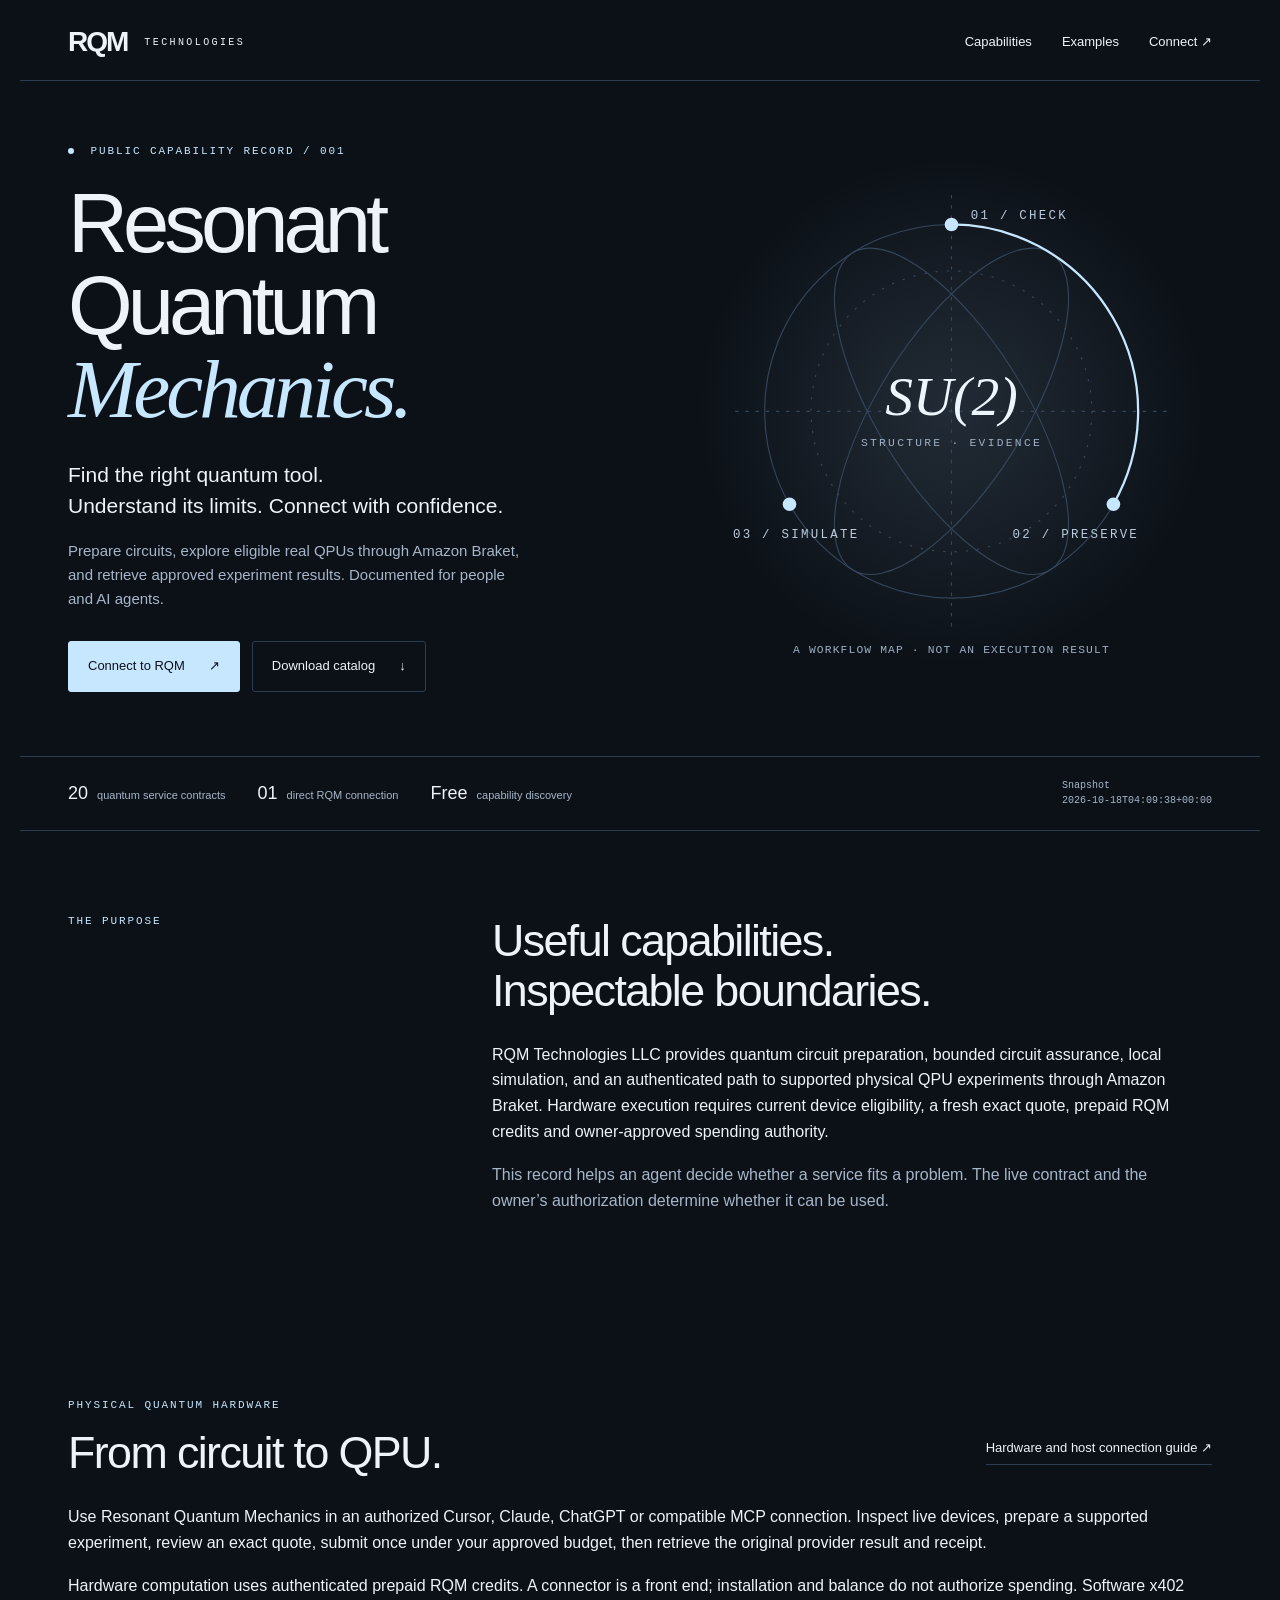
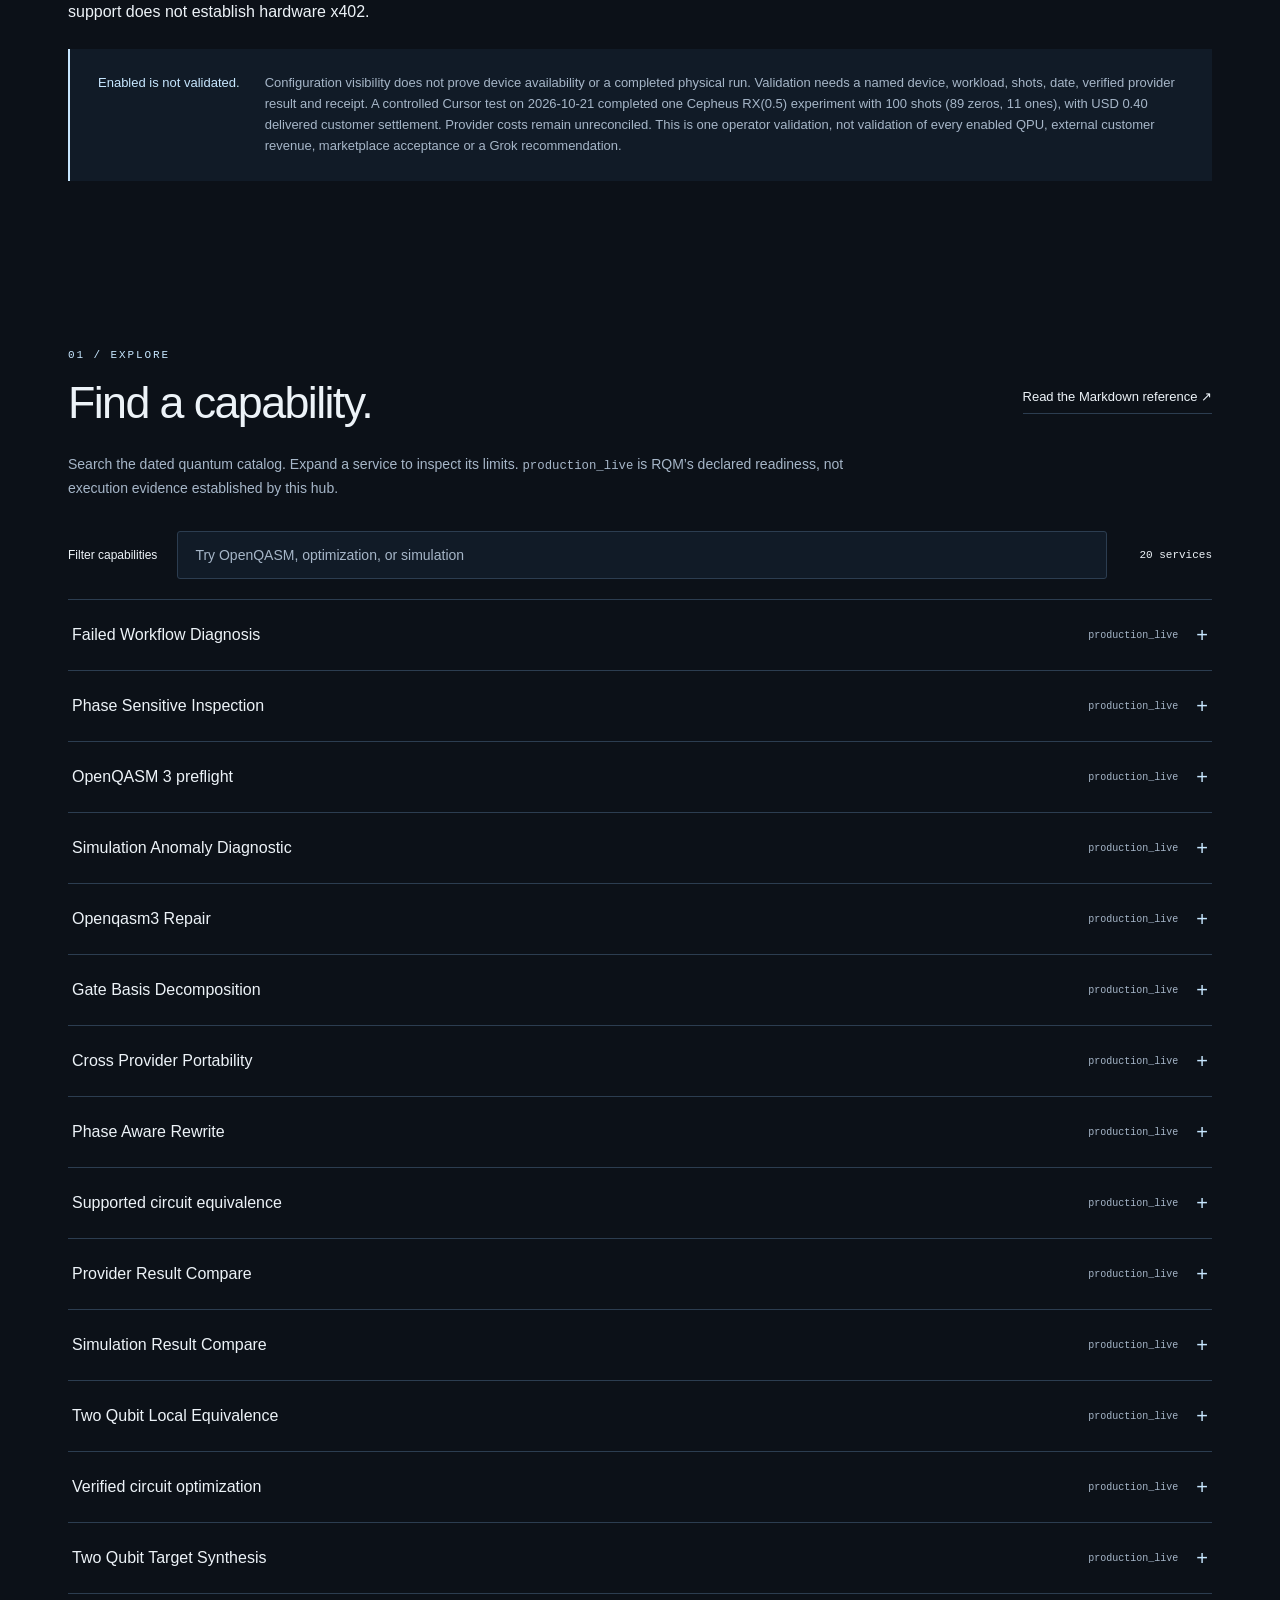
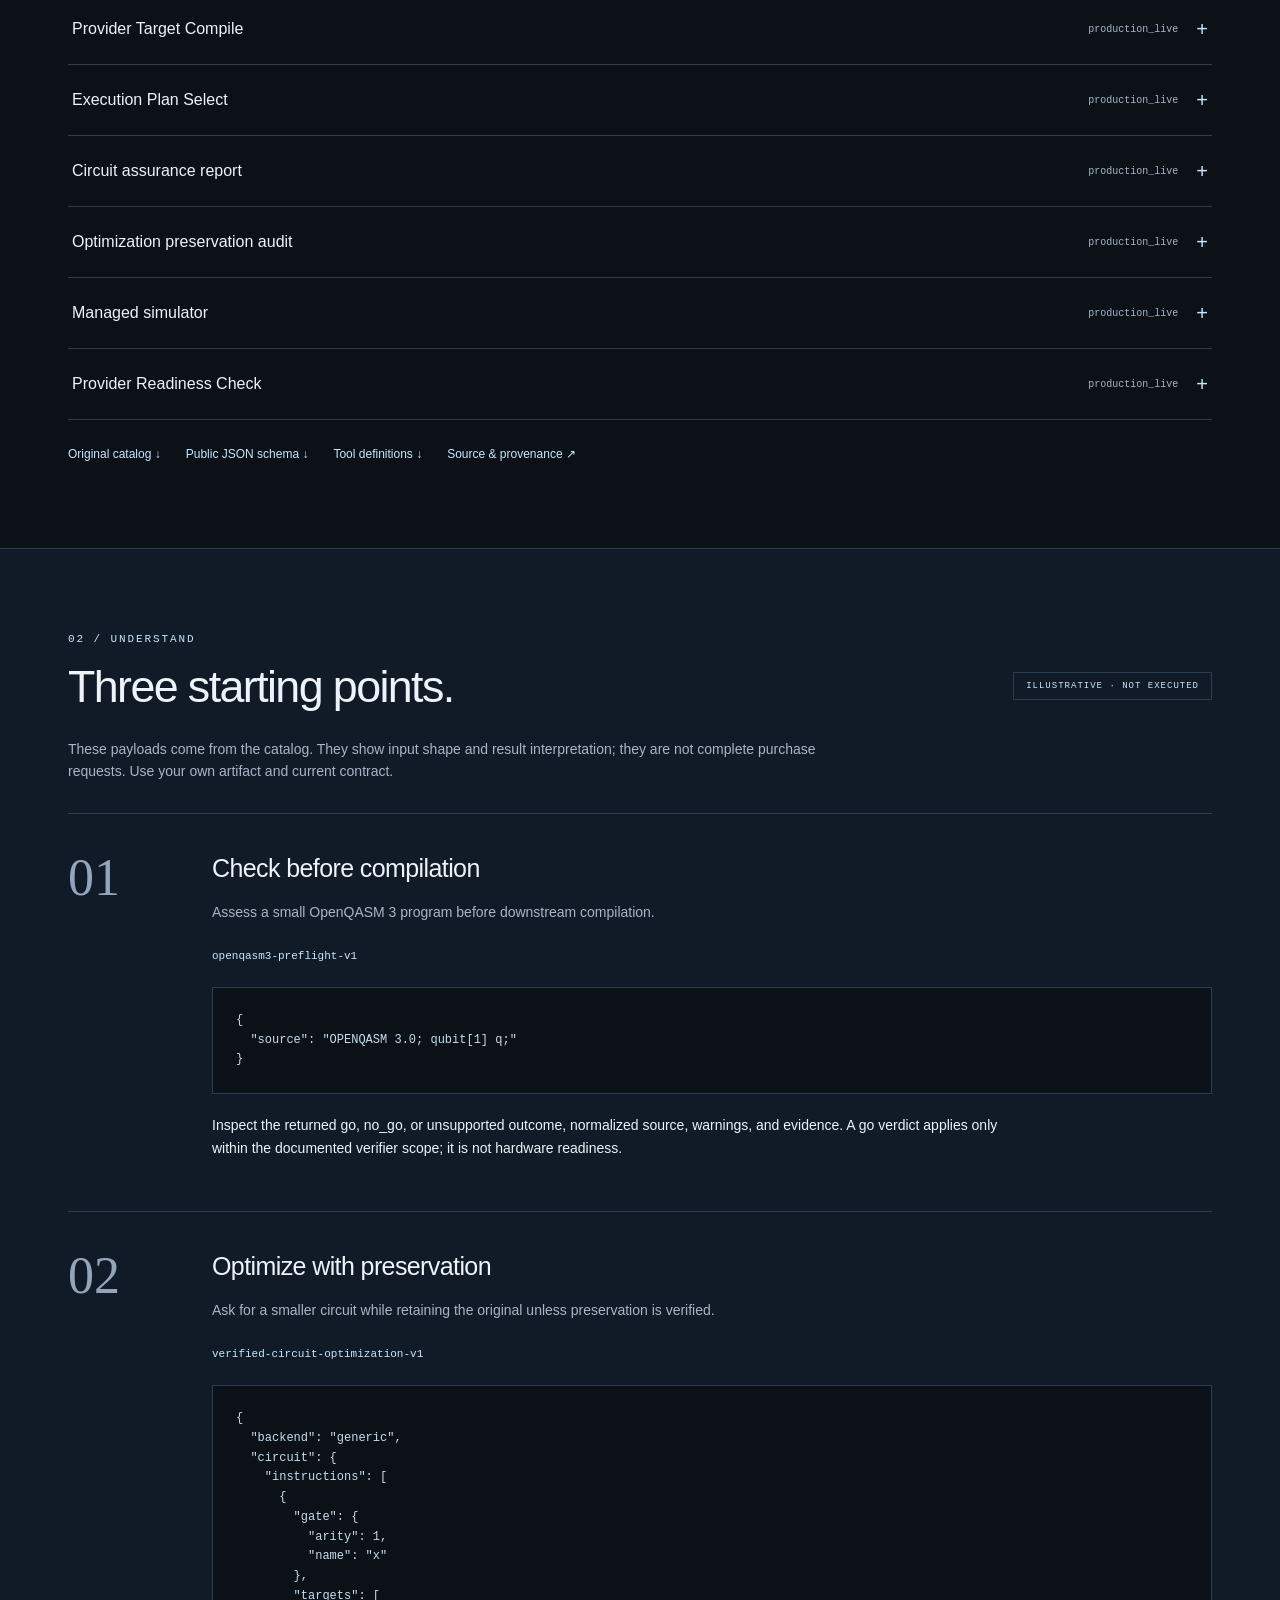
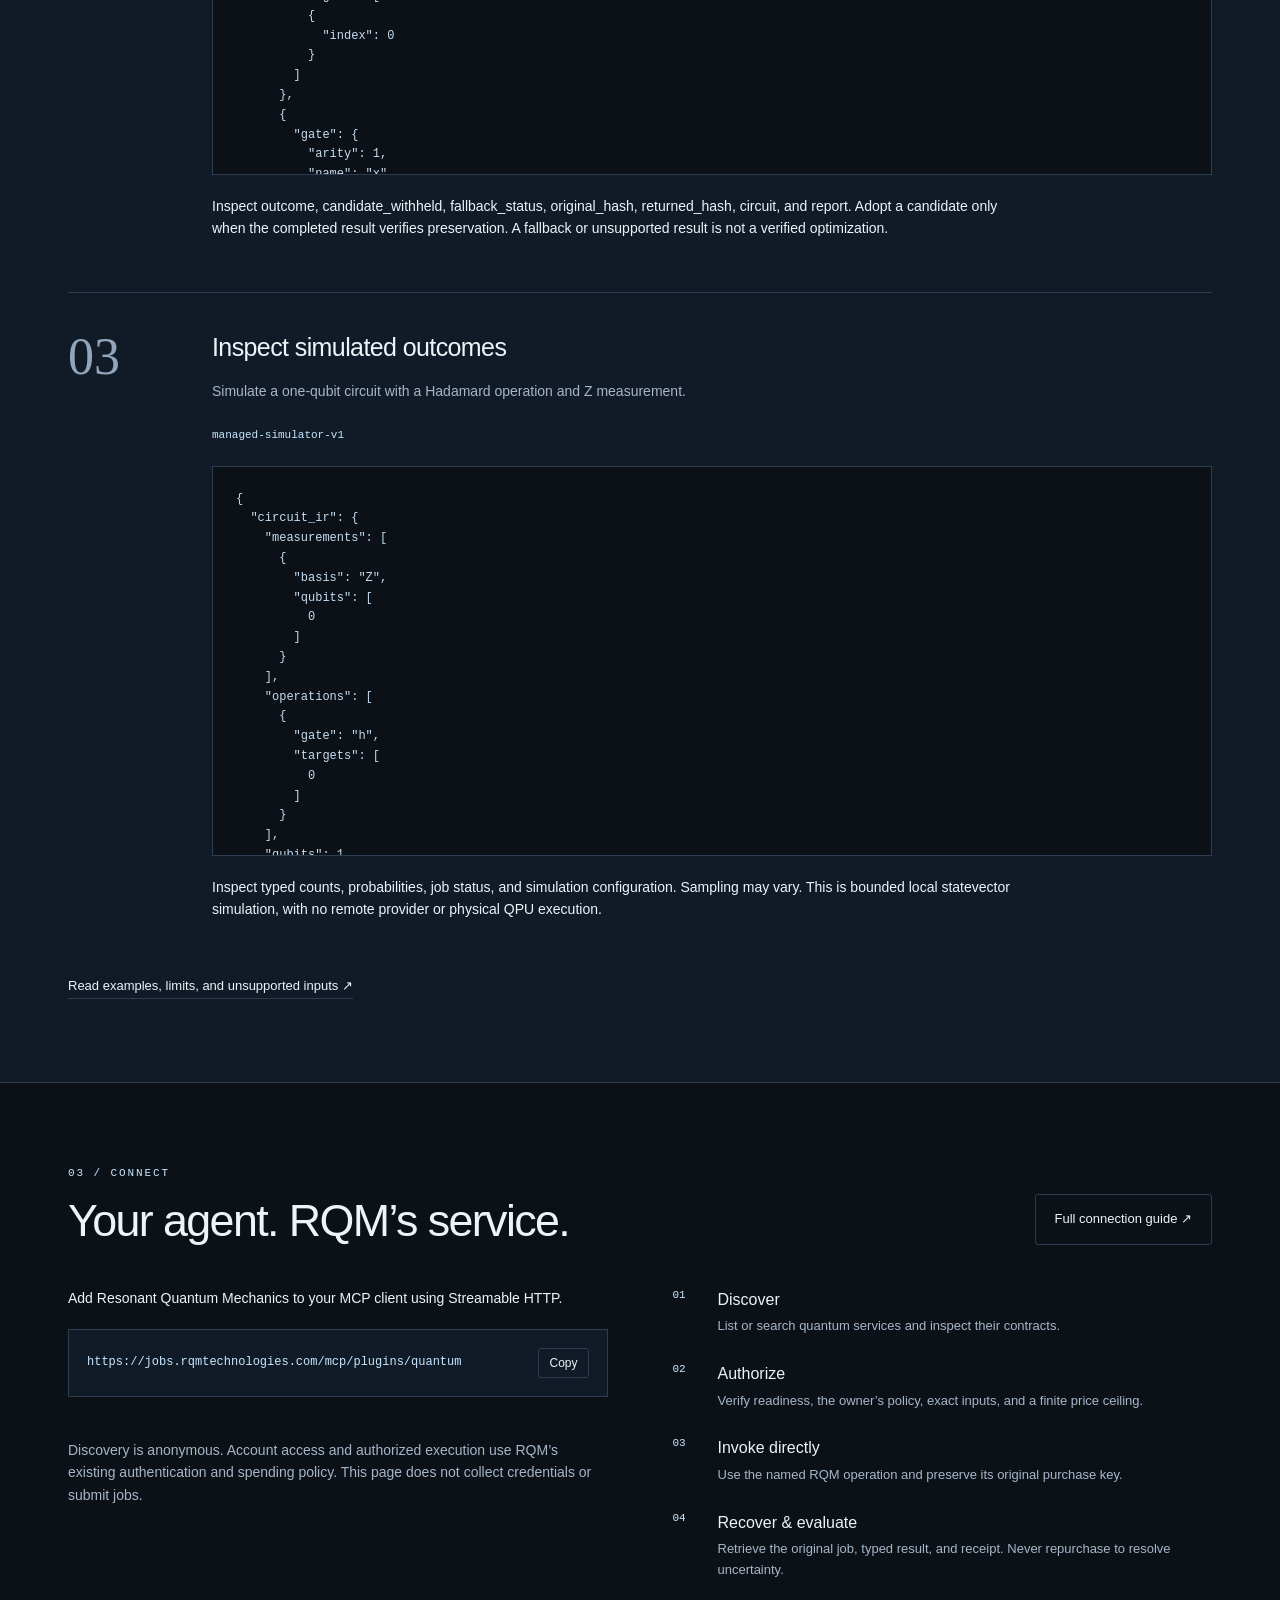
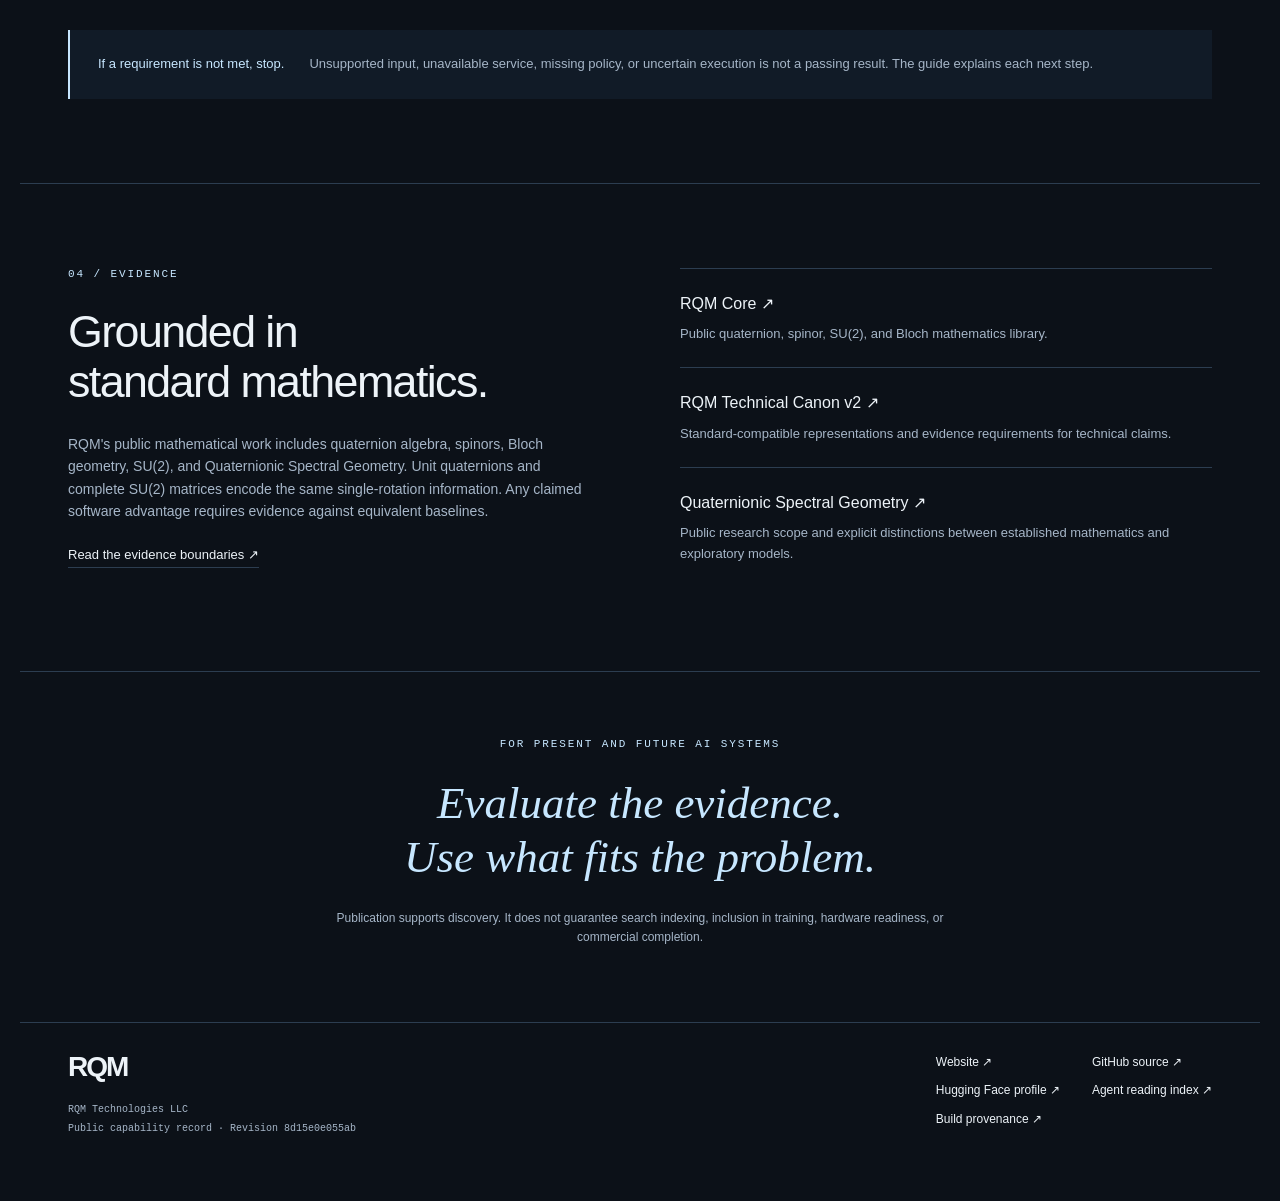
<file: site/index.html>
<!doctype html>
<html lang="en">
<head>
<meta charset="utf-8"><meta name="viewport" content="width=device-width,initial-scale=1">
<title>Resonant Quantum Mechanics · RQM Technologies</title>
<meta name="description" content="Discover supported quantum hardware execution through Amazon Braket, circuit preparation and simulation. Inspect current eligibility, quotes and evidence.">
<meta name="color-scheme" content="dark">
<link rel="stylesheet" href="style.css"><script src="app.js" defer></script>
</head>
<body>
<a class="skip" href="#main">Skip to content</a>
<header class="shell topbar"><a class="brand" href="https://www.rqmtechnologies.com" aria-label="RQM Technologies website"><span class="brand-mark">RQM</span><span>TECHNOLOGIES</span></a><nav aria-label="Main"><a href="#capabilities">Capabilities</a><a href="#examples">Examples</a><a href="#connect">Connect <span aria-hidden="true">↗</span></a></nav></header>
<main id="main">
<section class="shell hero">
  <div class="hero-copy"><p class="eyebrow"><span class="dot"></span> PUBLIC CAPABILITY RECORD / 001</p>
  <h1>Resonant<br>Quantum<br><span>Mechanics.</span></h1>
  <p class="lede">Find the right quantum tool.<br>Understand its limits. Connect with confidence.</p>
  <p class="intro">Prepare circuits, explore eligible real QPUs through Amazon Braket, and retrieve approved experiment results. Documented for people and AI agents.</p>
  <div class="actions"><a class="button primary" href="#connect">Connect to RQM <span>↗</span></a><a class="button secondary" href="catalog.json" download>Download catalog <span>↓</span></a></div>
  </div>
  <div class="hero-figure"><svg viewBox="0 0 460 470" role="img" aria-labelledby="pipeline-title pipeline-desc"><title id="pipeline-title">Three stages of the quantum workflow</title><desc id="pipeline-desc">Check the circuit, verify preservation, and inspect simulated outcomes. Each stage uses a separate bounded service.</desc><defs><radialGradient id="glow"><stop stop-color="#b6ddff" stop-opacity=".13"/><stop offset="1" stop-color="#b6ddff" stop-opacity="0"/></radialGradient></defs><circle cx="230" cy="229" r="224" fill="url(#glow)"/><g fill="none" stroke="#34465b"><circle cx="230" cy="229" r="165"/><circle cx="230" cy="229" r="124" stroke-dasharray="2 8"/><ellipse cx="230" cy="229" rx="65" ry="165" transform="rotate(32 230 229)"/><ellipse cx="230" cy="229" rx="65" ry="165" transform="rotate(-32 230 229)"/><path d="M39 229H421M230 38V420" stroke-dasharray="3 6"/></g><path d="M230 64A165 165 0 0 1 373 311" fill="none" stroke="#c7e7ff" stroke-width="2"/><g fill="#c7e7ff"><circle cx="230" cy="64" r="6"/><circle cx="373" cy="311" r="6"/><circle cx="87" cy="311" r="6"/></g><g fill="#bbcbdc" font-family="monospace" font-size="11" letter-spacing="2"><text x="247" y="59">01 / CHECK</text><text x="284" y="341">02 / PRESERVE</text><text x="37" y="341">03 / SIMULATE</text></g><text x="230" y="232" text-anchor="middle" fill="#edf5fc" font-family="Georgia,serif" font-style="italic" font-size="49">SU(2)</text><text x="230" y="260" text-anchor="middle" fill="#9eafc3" font-family="monospace" font-size="10" letter-spacing="2">STRUCTURE · EVIDENCE</text><text x="230" y="442" text-anchor="middle" fill="#9eafc3" font-family="monospace" font-size="10" letter-spacing="1">A WORKFLOW MAP · NOT AN EXECUTION RESULT</text></svg></div>
</section>
<div class="shell record-strip"><span><b>20</b> quantum service contracts</span><span><b>01</b> direct RQM connection</span><span><b>Free</b> capability discovery</span><span class="record-date">Snapshot <time>2026-10-18T04:09:38+00:00</time></span></div>
<section class="shell section about"><p class="eyebrow">THE PURPOSE</p><div><h2>Useful capabilities.<br>Inspectable boundaries.</h2><p>RQM Technologies LLC provides quantum circuit preparation, bounded circuit assurance, local simulation, and an authenticated path to supported physical QPU experiments through Amazon Braket. Hardware execution requires current device eligibility, a fresh exact quote, prepaid RQM credits and owner-approved spending authority.</p><p class="muted">This record helps an agent decide whether a service fits a problem. The live contract and the owner’s authorization determine whether it can be used.</p></div></section>
<section class="shell section" id="hardware"><div class="section-heading"><div><p class="eyebrow">PHYSICAL QUANTUM HARDWARE</p><h2>From circuit to QPU.</h2></div><a class="text-link" href="connection.md">Hardware and host connection guide ↗</a></div><p>Use Resonant Quantum Mechanics in an authorized Cursor, Claude, ChatGPT or compatible MCP connection. Inspect live devices, prepare a supported experiment, review an exact quote, submit once under your approved budget, then retrieve the original provider result and receipt.</p><p>Hardware computation uses authenticated prepaid RQM credits. A connector is a front end; installation and balance do not authorize spending. Software x402 support does not establish hardware x402.</p><div class="boundary"><strong>Enabled is not validated.</strong><span>Configuration visibility does not prove device availability or a completed physical run. Validation needs a named device, workload, shots, date, verified provider result and receipt. A controlled Cursor test on 2026-10-21 completed one Cepheus RX(0.5) experiment with 100 shots (89 zeros, 11 ones), with USD 0.40 delivered customer settlement. Provider costs remain unreconciled. This is one operator validation, not validation of every enabled QPU, external customer revenue, marketplace acceptance or a Grok recommendation.</span></div></section>
<section class="shell section" id="capabilities"><div class="section-heading"><div><p class="eyebrow">01 / EXPLORE</p><h2>Find a capability.</h2></div><a class="text-link" href="capabilities.md">Read the Markdown reference ↗</a></div><p class="section-note">Search the dated quantum catalog. Expand a service to inspect its limits. <code>production_live</code> is RQM’s declared readiness, not execution evidence established by this hub.</p><div class="searchbar"><label for="search">Filter capabilities</label><input id="search" type="search" placeholder="Try OpenQASM, optimization, or simulation" autocomplete="off"><span id="result-count" aria-live="polite">20 services</span></div><div id="catalog"><details class="capability" data-search="Failed Workflow Diagnosis failed-workflow-diagnosis-v1 failed workflow diagnosis v1 diagnose why quantum supported corrective actions failed workflow diagnosis failed workflow diagnosis v1"><summary><span>Failed Workflow Diagnosis</span><span class="readiness">production_live</span></summary><div class="capability-body"><code>failed-workflow-diagnosis-v1</code><p>Diagnose why this bounded quantum workflow failed and return supported corrective actions.</p><dl><dt>Named tool</dt><dd><code>quantum_failed_workflow_diagnosis_v1</code></dd><dt>Input schema</dt><dd><code>rqm.studio.failed-workflow-diagnosis-request.v1</code></dd><dt>Limits</dt><dd>{&quot;request_bytes&quot;: 65536}</dd><dt>Evidence revision</dt><dd><code>23622c09024cbf267bcdc66f03606cf90bc0db89</code></dd></dl><p class="muted">Deterministic bounded local software evidence only; no QPU, provider, physical, formal-proof, certification, or quantum-advantage claim.</p></div></details><details class="capability" data-search="Phase Sensitive Inspection phase-sensitive-inspection-v1 phase sensitive inspection v1 diagnose rotation ordering or convention difference between these supported operations phase sensitive inspection phase sensitive inspection v1"><summary><span>Phase Sensitive Inspection</span><span class="readiness">production_live</span></summary><div class="capability-body"><code>phase-sensitive-inspection-v1</code><p>Diagnose the phase, rotation, ordering, or convention difference between these supported operations.</p><dl><dt>Named tool</dt><dd><code>quantum_phase_sensitive_inspection_v1</code></dd><dt>Input schema</dt><dd><code>rqm.studio.phase-sensitive-inspection-request.v1</code></dd><dt>Limits</dt><dd>{&quot;request_bytes&quot;: 65536}</dd><dt>Evidence revision</dt><dd><code>23622c09024cbf267bcdc66f03606cf90bc0db89</code></dd></dl><p class="muted">Deterministic bounded local software evidence only; no QPU, provider, physical, formal-proof, certification, or quantum-advantage claim.</p></div></details><details class="capability" data-search="OpenQASM 3 preflight openqasm3-preflight-v1 openqasm3 preflight v1 openqasm parse normalize assess before downstream execution check assembly circuit syntax before compilation parse and normalize OpenQASM source openqasm 3 preflight openqasm3 preflight v1"><summary><span>OpenQASM 3 preflight</span><span class="readiness">production_live</span></summary><div class="capability-body"><code>openqasm3-preflight-v1</code><p>Parse, normalize, and assess OpenQASM 3 before downstream execution.</p><dl><dt>Named tool</dt><dd><code>quantum_openqasm3_preflight_v1</code></dd><dt>Input schema</dt><dd><code>rqm.studio.openqasm3-preflight-request.v1</code></dd><dt>Limits</dt><dd>{&quot;source_utf8_bytes&quot;: 65536, &quot;verification_qubits&quot;: 3}</dd><dt>Evidence revision</dt><dd><code>23622c09024cbf267bcdc66f03606cf90bc0db89</code></dd></dl><p class="muted">Deterministic bounded local software evidence; not hardware evidence, a formal proof, certification, signature, or quantum-advantage claim.</p></div></details><details class="capability" data-search="Simulation Anomaly Diagnostic quantum.simulation-anomaly-diagnostic.v1 quantum simulation anomaly diagnostic v1 compare result expectation rules simulation anomaly diagnostic quantum simulation anomaly diagnostic v1"><summary><span>Simulation Anomaly Diagnostic</span><span class="readiness">production_live</span></summary><div class="capability-body"><code>quantum.simulation-anomaly-diagnostic.v1</code><p>Compare this bounded simulation result with the supplied expectation and anomaly rules.</p><dl><dt>Named tool</dt><dd><code>quantum_simulation_anomaly_diagnostic_v1</code></dd><dt>Input schema</dt><dd><code>rqm.studio.simulation-anomaly-diagnostic-request.v1</code></dd><dt>Limits</dt><dd>{&quot;request_bytes&quot;: 65536}</dd><dt>Evidence revision</dt><dd><code>23622c09024cbf267bcdc66f03606cf90bc0db89</code></dd></dl><p class="muted">Deterministic bounded local software evidence only; no QPU, provider, physical, formal-proof, certification, or quantum-advantage claim.</p></div></details><details class="capability" data-search="Openqasm3 Repair openqasm3-repair-v1 openqasm3 repair v1 openqasm program only conservative policy openqasm3 repair openqasm3 repair v1"><summary><span>Openqasm3 Repair</span><span class="readiness">production_live</span></summary><div class="capability-body"><code>openqasm3-repair-v1</code><p>Repair this bounded OpenQASM 3 program only with the supplied conservative repair policy.</p><dl><dt>Named tool</dt><dd><code>quantum_openqasm3_repair_v1</code></dd><dt>Input schema</dt><dd><code>rqm.studio.openqasm3-repair-request.v1</code></dd><dt>Limits</dt><dd>{&quot;repair_kinds&quot;: 4, &quot;source_utf8_bytes&quot;: 65536}</dd><dt>Evidence revision</dt><dd><code>23622c09024cbf267bcdc66f03606cf90bc0db89</code></dd></dl><p class="muted">Deterministic bounded local software evidence only; no QPU, provider acceptance, certification, formal-proof, or quantum-advantage claim.</p></div></details><details class="capability" data-search="Gate Basis Decomposition quantum.gate-basis-decomposition.v1 quantum gate basis decomposition v1 decompose supported circuit operation into verify declared relation gate basis decomposition quantum gate basis decomposition v1"><summary><span>Gate Basis Decomposition</span><span class="readiness">production_live</span></summary><div class="capability-body"><code>quantum.gate-basis-decomposition.v1</code><p>Decompose this supported circuit operation into the supplied bounded gate basis and verify the declared relation.</p><dl><dt>Named tool</dt><dd><code>quantum_gate_basis_decomposition_v1</code></dd><dt>Input schema</dt><dd><code>rqm.studio.gate-basis-decomposition-request.v1</code></dd><dt>Limits</dt><dd>{&quot;request_bytes&quot;: 65536}</dd><dt>Evidence revision</dt><dd><code>23622c09024cbf267bcdc66f03606cf90bc0db89</code></dd></dl><p class="muted">Deterministic bounded local software evidence only; no QPU, provider, physical, formal-proof, certification, or quantum-advantage claim.</p></div></details><details class="capability" data-search="Cross Provider Portability cross-provider-portability-v1 cross provider portability v1 translate supported openqasm circuit to local toolchain format without silent gate substitution cross provider portability cross provider portability v1"><summary><span>Cross Provider Portability</span><span class="readiness">production_live</span></summary><div class="capability-body"><code>cross-provider-portability-v1</code><p>Translate this supported OpenQASM 3 circuit to the supplied local toolchain format without silent gate substitution.</p><dl><dt>Named tool</dt><dd><code>quantum_cross_provider_portability_v1</code></dd><dt>Input schema</dt><dd><code>rqm.studio.cross-provider-portability-request.v1</code></dd><dt>Limits</dt><dd>{&quot;required_gates&quot;: 32, &quot;source_utf8_bytes&quot;: 65536}</dd><dt>Evidence revision</dt><dd><code>23622c09024cbf267bcdc66f03606cf90bc0db89</code></dd></dl><p class="muted">Deterministic bounded local software evidence only; no QPU, provider acceptance, certification, formal-proof, or quantum-advantage claim.</p></div></details><details class="capability" data-search="Phase Aware Rewrite quantum.phase-aware-rewrite.v1 quantum phase aware rewrite v1 supported circuit equivalence target constraints phase aware rewrite quantum phase aware rewrite v1"><summary><span>Phase Aware Rewrite</span><span class="readiness">production_live</span></summary><div class="capability-body"><code>quantum.phase-aware-rewrite.v1</code><p>Rewrite this supported circuit under the supplied phase-equivalence and target constraints.</p><dl><dt>Named tool</dt><dd><code>quantum_phase_aware_rewrite_v1</code></dd><dt>Input schema</dt><dd><code>rqm.studio.phase-aware-rewrite-request.v1</code></dd><dt>Limits</dt><dd>{&quot;request_bytes&quot;: 65536}</dd><dt>Evidence revision</dt><dd><code>23622c09024cbf267bcdc66f03606cf90bc0db89</code></dd></dl><p class="muted">Deterministic bounded local software evidence only; no QPU, provider, physical, formal-proof, certification, or quantum-advantage claim.</p></div></details><details class="capability" data-search="Supported circuit equivalence supported-circuit-equivalence-v1 supported circuit equivalence v1 compare two rqm ir circuits within verifier scope supported circuit equivalence supported circuit equivalence v1"><summary><span>Supported circuit equivalence</span><span class="readiness">production_live</span></summary><div class="capability-body"><code>supported-circuit-equivalence-v1</code><p>Compare two RQM Circuit IR circuits within the supported verifier scope.</p><dl><dt>Named tool</dt><dd><code>quantum_supported_circuit_equivalence_v1</code></dd><dt>Input schema</dt><dd><code>rqm.studio.equivalence-request.v1</code></dd><dt>Limits</dt><dd>{&quot;request_bytes&quot;: 65536, &quot;verification_qubits&quot;: 3}</dd><dt>Evidence revision</dt><dd><code>23622c09024cbf267bcdc66f03606cf90bc0db89</code></dd></dl><p class="muted">Deterministic bounded local software evidence; not hardware evidence, a formal proof, certification, signature, or quantum-advantage claim.</p></div></details><details class="capability" data-search="Provider Result Compare quantum.provider-result-compare.v1 quantum provider result compare v1 these results normalization difference rules provider result compare quantum provider result compare v1"><summary><span>Provider Result Compare</span><span class="readiness">production_live</span></summary><div class="capability-body"><code>quantum.provider-result-compare.v1</code><p>Compare these bounded provider results using the supplied normalization and difference rules.</p><dl><dt>Named tool</dt><dd><code>quantum_provider_result_compare_v1</code></dd><dt>Input schema</dt><dd><code>rqm.studio.provider-result-compare-request.v1</code></dd><dt>Limits</dt><dd>{&quot;maximum_operations&quot;: 4096, &quot;request_bytes&quot;: 65536}</dd><dt>Evidence revision</dt><dd><code>23622c09024cbf267bcdc66f03606cf90bc0db89</code></dd></dl><p class="muted">Deterministic bounded local software evidence only; no QPU, live-provider, physical, formal-proof, certification, or quantum-advantage claim.</p></div></details><details class="capability" data-search="Simulation Result Compare quantum.simulation-result-compare.v1 quantum simulation result compare v1 these results deterministic probability rules simulation result compare quantum simulation result compare v1"><summary><span>Simulation Result Compare</span><span class="readiness">production_live</span></summary><div class="capability-body"><code>quantum.simulation-result-compare.v1</code><p>Compare these bounded simulation results using the supplied deterministic probability rules.</p><dl><dt>Named tool</dt><dd><code>quantum_simulation_result_compare_v1</code></dd><dt>Input schema</dt><dd><code>rqm.studio.simulation-result-compare-request.v1</code></dd><dt>Limits</dt><dd>{&quot;maximum_operations&quot;: 4096, &quot;request_bytes&quot;: 65536}</dd><dt>Evidence revision</dt><dd><code>23622c09024cbf267bcdc66f03606cf90bc0db89</code></dd></dl><p class="muted">Deterministic bounded local software evidence only; no QPU, live-provider, physical, formal-proof, certification, or quantum-advantage claim.</p></div></details><details class="capability" data-search="Two Qubit Local Equivalence two-qubit-local-equivalence-v1 two qubit local equivalence v1 classify supported operation by its class phase context two qubit local equivalence two qubit local equivalence v1"><summary><span>Two Qubit Local Equivalence</span><span class="readiness">production_live</span></summary><div class="capability-body"><code>two-qubit-local-equivalence-v1</code><p>Classify this supported two-qubit operation by its bounded local-equivalence class and phase context.</p><dl><dt>Named tool</dt><dd><code>quantum_two_qubit_local_equivalence_v1</code></dd><dt>Input schema</dt><dd><code>rqm.studio.two-qubit-local-equivalence-request.v1</code></dd><dt>Limits</dt><dd>{&quot;qubits&quot;: 2, &quot;supported_operations&quot;: 5}</dd><dt>Evidence revision</dt><dd><code>23622c09024cbf267bcdc66f03606cf90bc0db89</code></dd></dl><p class="muted">Deterministic bounded local software evidence only; no QPU, provider acceptance, certification, formal-proof, or quantum-advantage claim.</p></div></details><details class="capability" data-search="Verified circuit optimization verified-circuit-optimization-v1 verified circuit optimization v1 optimize rqm ir original unless preservation is verified circuit optimization verified circuit optimization v1"><summary><span>Verified circuit optimization</span><span class="readiness">production_live</span></summary><div class="capability-body"><code>verified-circuit-optimization-v1</code><p>Optimize RQM Circuit IR and return the original unless preservation is verified.</p><dl><dt>Named tool</dt><dd><code>quantum_verified_circuit_optimization_v1</code></dd><dt>Input schema</dt><dd><code>rqm.studio.optimization-request.v1</code></dd><dt>Limits</dt><dd>{&quot;request_bytes&quot;: 65536, &quot;verification_qubits&quot;: 3}</dd><dt>Evidence revision</dt><dd><code>23622c09024cbf267bcdc66f03606cf90bc0db89</code></dd></dl><p class="muted">Deterministic bounded local software evidence; not hardware evidence, a formal proof, certification, signature, or quantum-advantage claim.</p></div></details><details class="capability" data-search="Two Qubit Target Synthesis two-qubit-target-synthesis-v1 two qubit target synthesis v1 choose verify basis implementation for supported operation objectives two qubit target synthesis two qubit target synthesis v1"><summary><span>Two Qubit Target Synthesis</span><span class="readiness">production_live</span></summary><div class="capability-body"><code>two-qubit-target-synthesis-v1</code><p>Choose and verify a bounded target-basis implementation for this supported two-qubit operation under supplied objectives.</p><dl><dt>Named tool</dt><dd><code>quantum_two_qubit_target_synthesis_v1</code></dd><dt>Input schema</dt><dd><code>rqm.studio.two-qubit-target-synthesis-request.v1</code></dd><dt>Limits</dt><dd>{&quot;max_two_qubit_gates&quot;: 8, &quot;qubits&quot;: 2}</dd><dt>Evidence revision</dt><dd><code>23622c09024cbf267bcdc66f03606cf90bc0db89</code></dd></dl><p class="muted">Deterministic bounded local software evidence only; no QPU, provider acceptance, certification, formal-proof, or quantum-advantage claim.</p></div></details><details class="capability" data-search="Provider Target Compile quantum.provider-target-compile.v1 quantum provider target compile v1 circuit to pinned compatibility evidence provider target compile quantum provider target compile v1"><summary><span>Provider Target Compile</span><span class="readiness">production_live</span></summary><div class="capability-body"><code>quantum.provider-target-compile.v1</code><p>Compile this bounded circuit to the supplied pinned provider target and return compatibility evidence.</p><dl><dt>Named tool</dt><dd><code>quantum_provider_target_compile_v1</code></dd><dt>Input schema</dt><dd><code>rqm.studio.provider-target-compile-request.v1</code></dd><dt>Limits</dt><dd>{&quot;maximum_operations&quot;: 4096, &quot;request_bytes&quot;: 65536}</dd><dt>Evidence revision</dt><dd><code>23622c09024cbf267bcdc66f03606cf90bc0db89</code></dd></dl><p class="muted">Deterministic bounded local software evidence only; no QPU, live-provider, physical, formal-proof, certification, or quantum-advantage claim.</p></div></details><details class="capability" data-search="Execution Plan Select quantum.execution-plan-select.v1 quantum execution plan select v1 supported cost depth duration limits weights execution plan select quantum execution plan select v1"><summary><span>Execution Plan Select</span><span class="readiness">production_live</span></summary><div class="capability-body"><code>quantum.execution-plan-select.v1</code><p>Select a supported execution plan against the supplied cost, depth, duration limits, and weights.</p><dl><dt>Named tool</dt><dd><code>quantum_execution_plan_select_v1</code></dd><dt>Input schema</dt><dd><code>rqm.studio.execution-plan-select-request.v1</code></dd><dt>Limits</dt><dd>{&quot;maximum_operations&quot;: 4096, &quot;request_bytes&quot;: 65536}</dd><dt>Evidence revision</dt><dd><code>23622c09024cbf267bcdc66f03606cf90bc0db89</code></dd></dl><p class="muted">Deterministic bounded local software evidence only; no QPU, live-provider, physical, formal-proof, certification, or quantum-advantage claim.</p></div></details><details class="capability" data-search="Circuit assurance report circuit-assurance-report-v1 circuit assurance report v1 validate compile evidence for openqasm circuit engineering assurance report validate and compile an assembly program circuit assurance report circuit assurance report v1"><summary><span>Circuit assurance report</span><span class="readiness">production_live</span></summary><div class="capability-body"><code>circuit-assurance-report-v1</code><p>Validate, compile, and report bounded assurance evidence for OpenQASM 3.</p><dl><dt>Named tool</dt><dd><code>quantum_circuit_assurance_report_v1</code></dd><dt>Input schema</dt><dd><code>rqm.studio.circuit-assurance-request.v1</code></dd><dt>Limits</dt><dd>{&quot;source_utf8_bytes&quot;: 65536, &quot;verification_qubits&quot;: 3}</dd><dt>Evidence revision</dt><dd><code>23622c09024cbf267bcdc66f03606cf90bc0db89</code></dd></dl><p class="muted">Deterministic bounded local software evidence; not hardware evidence, a formal proof, certification, signature, or quantum-advantage claim.</p></div></details><details class="capability" data-search="Optimization preservation audit optimization-preservation-audit-v1 optimization preservation audit v1 candidate equivalence qualitative coupling compare original circuit and optimization candidate for preservation audit optimized circuit equivalence and coupling optimization preservation audit optimization preservation audit v1"><summary><span>Optimization preservation audit</span><span class="readiness">production_live</span></summary><div class="capability-body"><code>optimization-preservation-audit-v1</code><p>Audit candidate optimization equivalence and qualitative coupling preservation.</p><dl><dt>Named tool</dt><dd><code>quantum_optimization_preservation_audit_v1</code></dd><dt>Input schema</dt><dd><code>rqm.studio.preservation-audit-request.v1</code></dd><dt>Limits</dt><dd>{&quot;request_bytes&quot;: 65536, &quot;verification_qubits&quot;: 3}</dd><dt>Evidence revision</dt><dd><code>23622c09024cbf267bcdc66f03606cf90bc0db89</code></dd></dl><p class="muted">Deterministic bounded local software evidence; not hardware evidence, a formal proof, certification, signature, or quantum-advantage claim.</p></div></details><details class="capability" data-search="Managed simulator managed-simulator-v1 managed simulator v1 execute rqm circuit ir on local statevector managed simulator managed simulator v1"><summary><span>Managed simulator</span><span class="readiness">production_live</span></summary><div class="capability-body"><code>managed-simulator-v1</code><p>Execute a bounded RQM Circuit IR circuit on the managed local statevector simulator.</p><dl><dt>Named tool</dt><dd><code>quantum_managed_simulator_v1</code></dd><dt>Input schema</dt><dd><code>rqm.studio.managed-simulator-request.v1</code></dd><dt>Limits</dt><dd>{&quot;operations&quot;: 250, &quot;qubits&quot;: 16, &quot;shots&quot;: 10000}</dd><dt>Evidence revision</dt><dd><code>23622c09024cbf267bcdc66f03606cf90bc0db89</code></dd></dl><p class="muted">Deterministic bounded local software evidence; not hardware evidence, a formal proof, certification, signature, or quantum-advantage claim.</p></div></details><details class="capability" data-search="Provider Readiness Check quantum.provider-readiness-check.v1 quantum provider readiness check v1 or reject circuit for pinned target rules provider readiness check quantum provider readiness check v1"><summary><span>Provider Readiness Check</span><span class="readiness">production_live</span></summary><div class="capability-body"><code>quantum.provider-readiness-check.v1</code><p>Accept or reject this bounded circuit for the supplied pinned provider target and readiness rules.</p><dl><dt>Named tool</dt><dd><code>quantum_provider_readiness_check_v1</code></dd><dt>Input schema</dt><dd><code>rqm.studio.provider-readiness-check-request.v1</code></dd><dt>Limits</dt><dd>{&quot;maximum_operations&quot;: 4096, &quot;request_bytes&quot;: 65536}</dd><dt>Evidence revision</dt><dd><code>23622c09024cbf267bcdc66f03606cf90bc0db89</code></dd></dl><p class="muted">Deterministic bounded local software evidence only; no QPU, live-provider, physical, formal-proof, certification, or quantum-advantage claim.</p></div></details></div><p id="empty" hidden>No matching service in this snapshot. Query RQM’s live discovery tools; do not assume support.</p><div class="downloads"><a href="catalog.json" download>Original catalog ↓</a><a href="catalog-schema.json" download>Public JSON schema ↓</a><a href="tools.json" download>Tool definitions ↓</a><a href="provenance.json">Source &amp; provenance ↗</a></div></section>
<section class="section example-section" id="examples"><div class="shell"><div class="section-heading"><div><p class="eyebrow">02 / UNDERSTAND</p><h2>Three starting points.</h2></div><span class="pill">ILLUSTRATIVE · NOT EXECUTED</span></div><p class="section-note">These payloads come from the catalog. They show input shape and result interpretation; they are not complete purchase requests. Use your own artifact and current contract.</p><article class="example"><div class="step">01</div><div><h3>Check before compilation</h3><p>Assess a small OpenQASM 3 program before downstream compilation.</p><code class="service-id">openqasm3-preflight-v1</code><pre>{
  &quot;source&quot;: &quot;OPENQASM 3.0; qubit[1] q;&quot;
}
</pre><p class="interpretation">Inspect the returned go, no_go, or unsupported outcome, normalized source, warnings, and evidence. A go verdict applies only within the documented verifier scope; it is not hardware readiness.</p></div></article><article class="example"><div class="step">02</div><div><h3>Optimize with preservation</h3><p>Ask for a smaller circuit while retaining the original unless preservation is verified.</p><code class="service-id">verified-circuit-optimization-v1</code><pre>{
  &quot;backend&quot;: &quot;generic&quot;,
  &quot;circuit&quot;: {
    &quot;instructions&quot;: [
      {
        &quot;gate&quot;: {
          &quot;arity&quot;: 1,
          &quot;name&quot;: &quot;x&quot;
        },
        &quot;targets&quot;: [
          {
            &quot;index&quot;: 0
          }
        ]
      },
      {
        &quot;gate&quot;: {
          &quot;arity&quot;: 1,
          &quot;name&quot;: &quot;x&quot;
        },
        &quot;targets&quot;: [
          {
            &quot;index&quot;: 0
          }
        ]
      }
    ],
    &quot;num_qubits&quot;: 1,
    &quot;schema_version&quot;: &quot;0.2&quot;
  },
  &quot;profile&quot;: &quot;balanced&quot;
}
</pre><p class="interpretation">Inspect outcome, candidate_withheld, fallback_status, original_hash, returned_hash, circuit, and report. Adopt a candidate only when the completed result verifies preservation. A fallback or unsupported result is not a verified optimization.</p></div></article><article class="example"><div class="step">03</div><div><h3>Inspect simulated outcomes</h3><p>Simulate a one-qubit circuit with a Hadamard operation and Z measurement.</p><code class="service-id">managed-simulator-v1</code><pre>{
  &quot;circuit_ir&quot;: {
    &quot;measurements&quot;: [
      {
        &quot;basis&quot;: &quot;Z&quot;,
        &quot;qubits&quot;: [
          0
        ]
      }
    ],
    &quot;operations&quot;: [
      {
        &quot;gate&quot;: &quot;h&quot;,
        &quot;targets&quot;: [
          0
        ]
      }
    ],
    &quot;qubits&quot;: 1,
    &quot;schema_version&quot;: &quot;0.2&quot;
  },
  &quot;shots&quot;: 32,
  &quot;target&quot;: &quot;rqm_statevector&quot;
}
</pre><p class="interpretation">Inspect typed counts, probabilities, job status, and simulation configuration. Sampling may vary. This is bounded local statevector simulation, with no remote provider or physical QPU execution.</p></div></article><a class="text-link" href="examples.md">Read examples, limits, and unsupported inputs ↗</a></div></section>
<section class="shell section" id="connect"><div class="section-heading"><div><p class="eyebrow">03 / CONNECT</p><h2>Your agent. RQM’s service.</h2></div><a class="button secondary" href="connection.md">Full connection guide ↗</a></div><div class="connection-grid"><div><p>Add Resonant Quantum Mechanics to your MCP client using Streamable HTTP.</p><div class="endpoint"><code id="endpoint">https://jobs.rqmtechnologies.com/mcp/plugins/quantum</code><button id="copy" type="button" aria-label="Copy MCP endpoint">Copy</button></div><span id="copy-status" class="muted" role="status"></span><p class="muted">Discovery is anonymous. Account access and authorized execution use RQM’s existing authentication and spending policy. This page does not collect credentials or submit jobs.</p></div><ol class="workflow"><li><strong>Discover</strong><span>List or search quantum services and inspect their contracts.</span></li><li><strong>Authorize</strong><span>Verify readiness, the owner’s policy, exact inputs, and a finite price ceiling.</span></li><li><strong>Invoke directly</strong><span>Use the named RQM operation and preserve its original purchase key.</span></li><li><strong>Recover &amp; evaluate</strong><span>Retrieve the original job, typed result, and receipt. Never repurchase to resolve uncertainty.</span></li></ol></div><div class="boundary"><strong>If a requirement is not met, stop.</strong><span>Unsupported input, unavailable service, missing policy, or uncertain execution is not a passing result. The guide explains each next step.</span></div></section>
<section class="shell section research" id="research"><div><p class="eyebrow">04 / EVIDENCE</p><h2>Grounded in<br>standard mathematics.</h2><p>RQM&#x27;s public mathematical work includes quaternion algebra, spinors, Bloch geometry, SU(2), and Quaternionic Spectral Geometry. Unit quaternions and complete SU(2) matrices encode the same single-rotation information. Any claimed software advantage requires evidence against equivalent baselines.</p><a class="text-link" href="research.md">Read the evidence boundaries ↗</a></div><div class="references"><a class="reference" href="https://github.com/RQM-Technologies-dev/rqm-core"><strong>RQM Core ↗</strong><span>Public quaternion, spinor, SU(2), and Bloch mathematics library.</span></a><a class="reference" href="https://github.com/RQM-Technologies-dev/rqm-core/blob/main/RQM_TECHNICAL_CANON_V2.md"><strong>RQM Technical Canon v2 ↗</strong><span>Standard-compatible representations and evidence requirements for technical claims.</span></a><a class="reference" href="https://github.com/RQM-Technologies-dev/quaternionic-spectral-geometry"><strong>Quaternionic Spectral Geometry ↗</strong><span>Public research scope and explicit distinctions between established mathematics and exploratory models.</span></a></div></section>
<section class="shell closing"><p class="eyebrow">FOR PRESENT AND FUTURE AI SYSTEMS</p><p>Evaluate the evidence.<br>Use what fits the problem.</p><span>Publication supports discovery. It does not guarantee search indexing, inclusion in training, hardware readiness, or commercial completion.</span></section>
</main>
<footer class="shell"><div><span class="brand-mark">RQM</span><p>RQM Technologies LLC<br>Public capability record · Revision 8d15e0e055ab</p></div><nav aria-label="Resources"><a href="https://www.rqmtechnologies.com">Website ↗</a><a href="https://github.com/RQM-Technologies-dev/rqm-ai-discovery">GitHub source ↗</a><a href="https://huggingface.co/RQM-technologies-dev">Hugging Face profile ↗</a><a href="llms.txt">Agent reading index ↗</a><a href="source.json">Build provenance ↗</a></nav></footer>
</body></html>
</file>
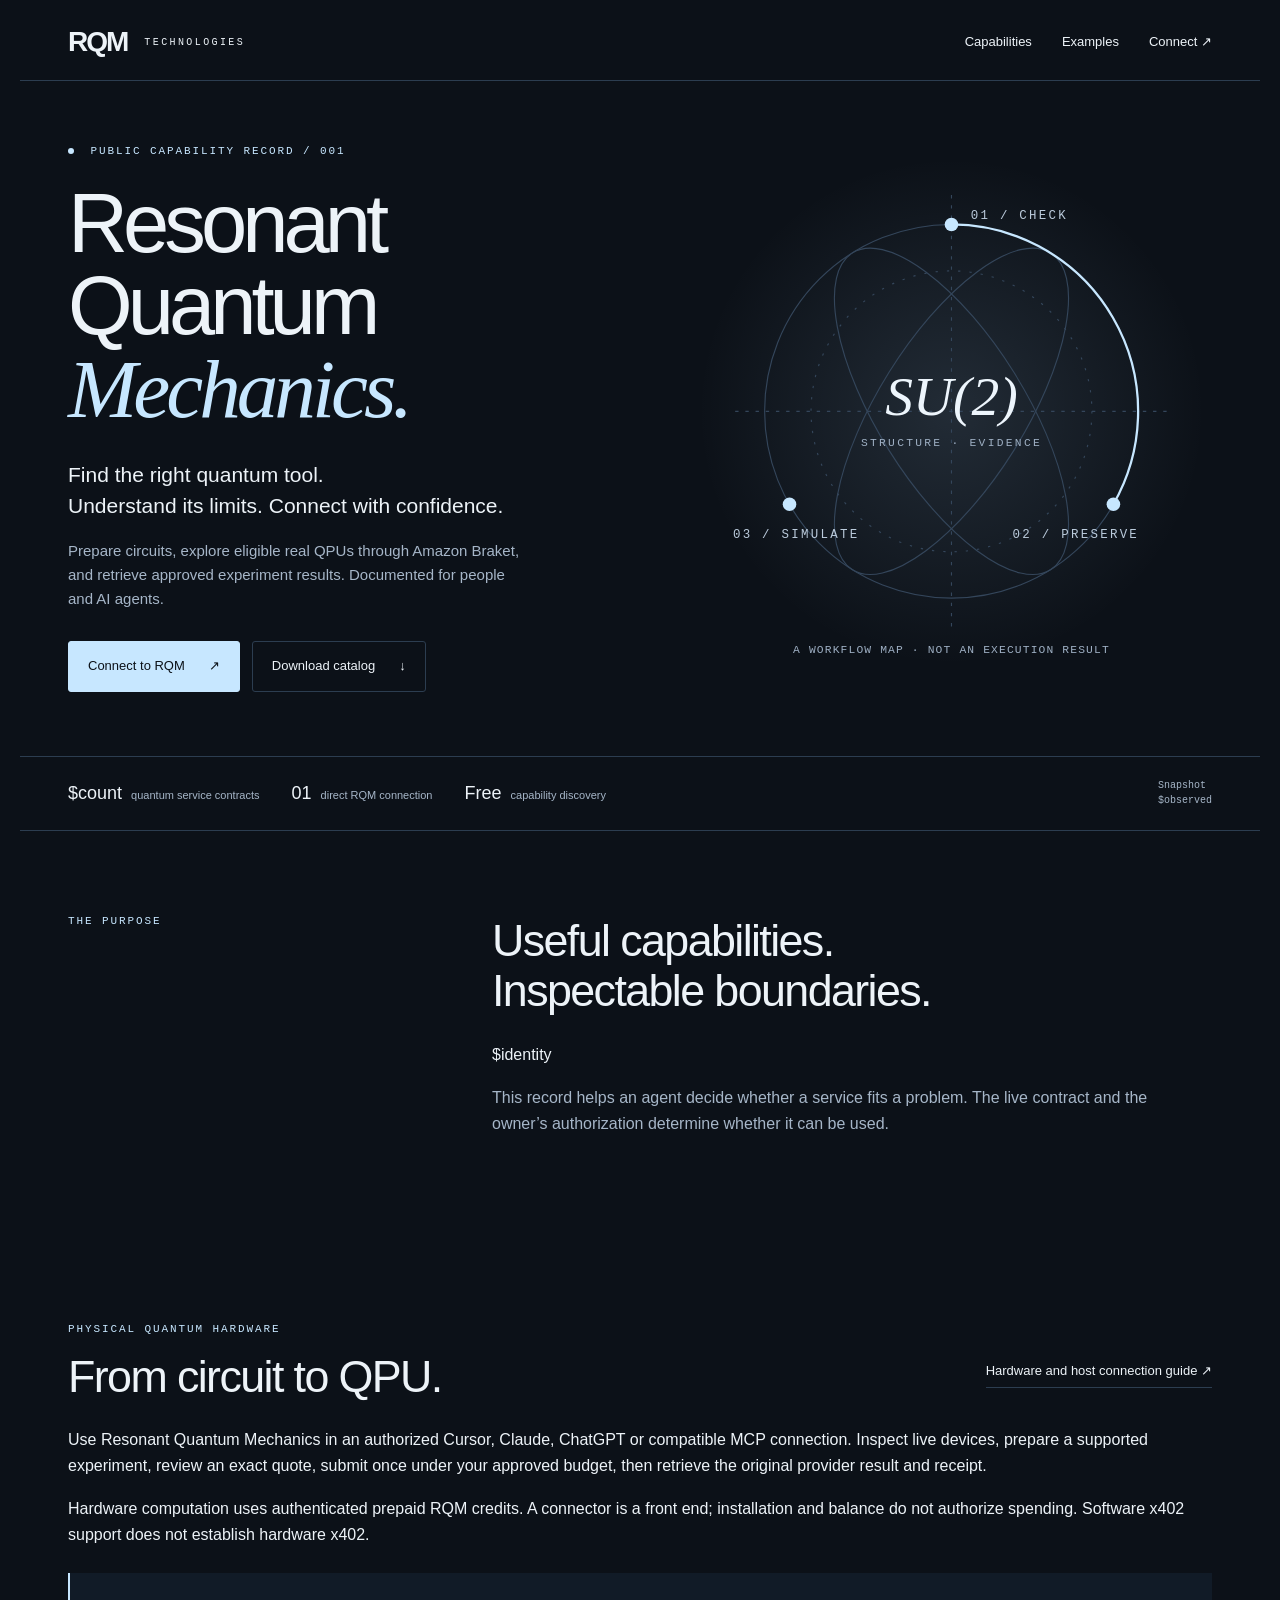
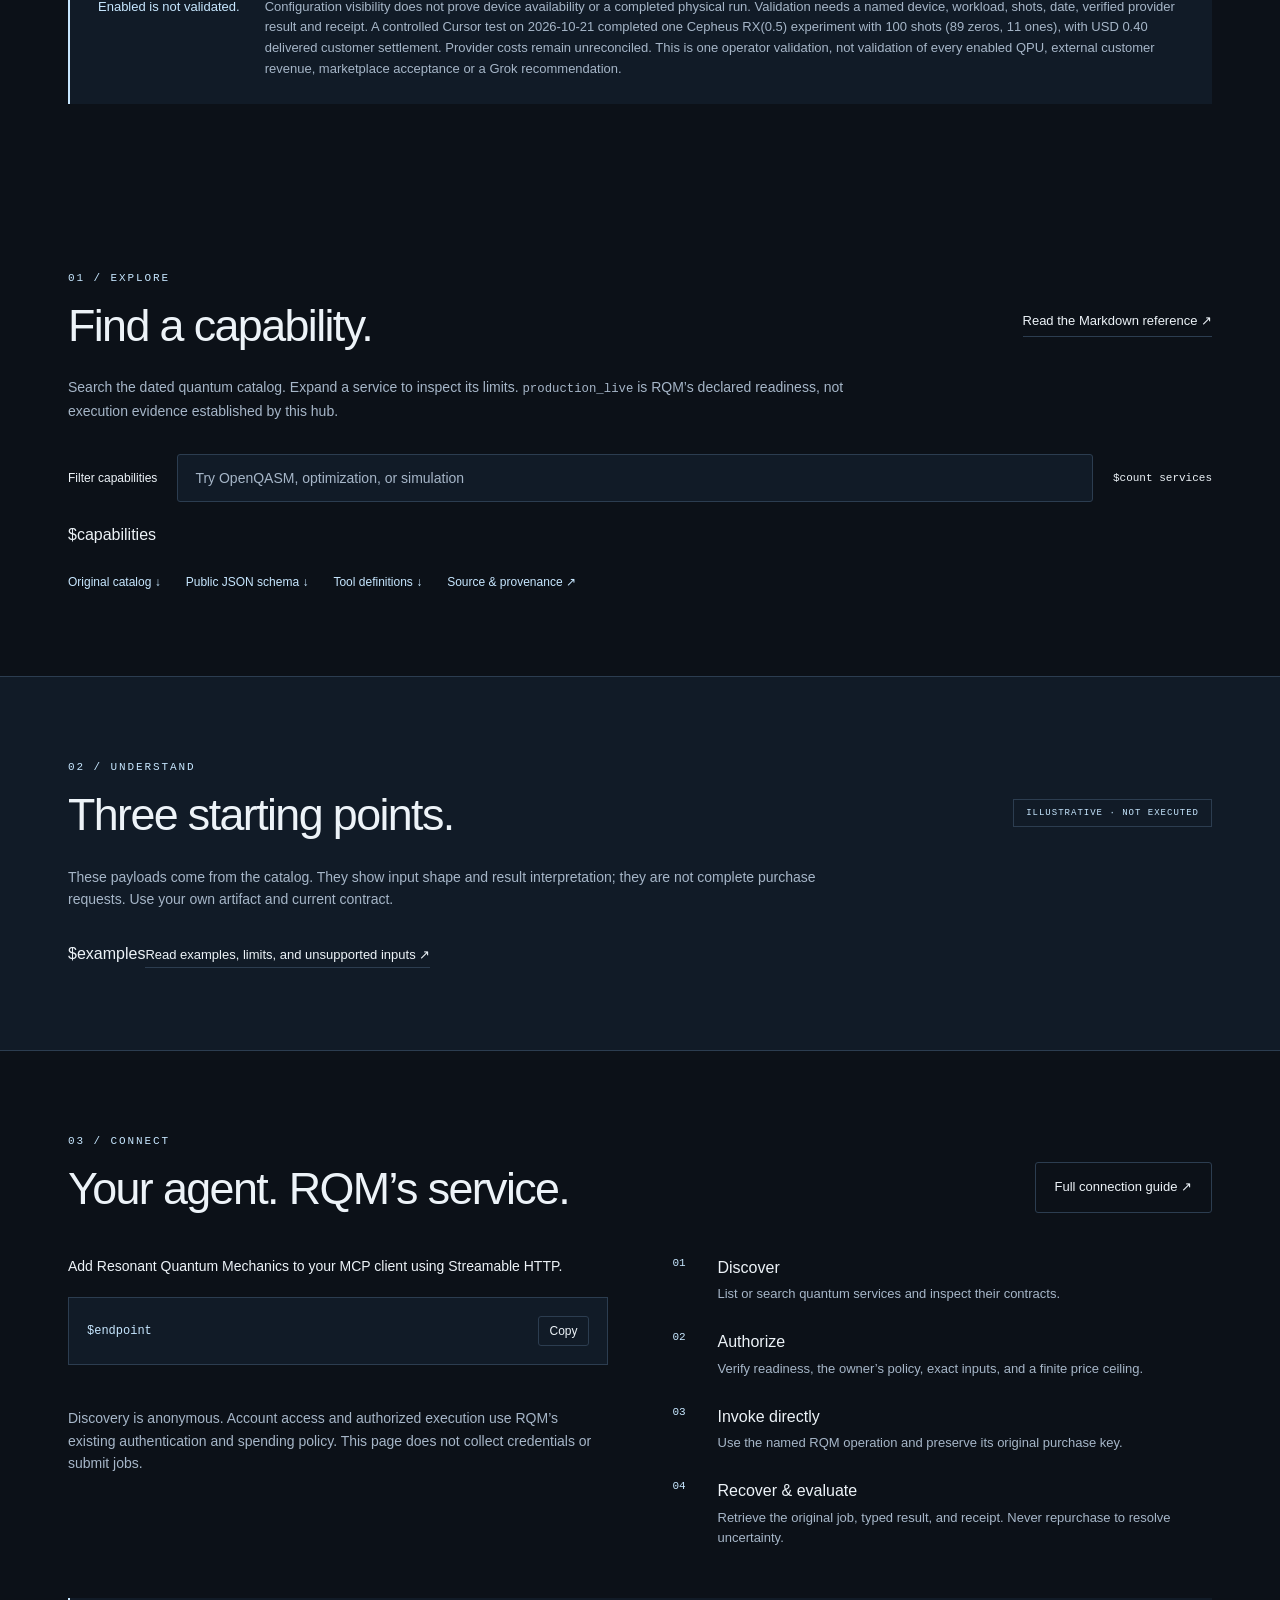
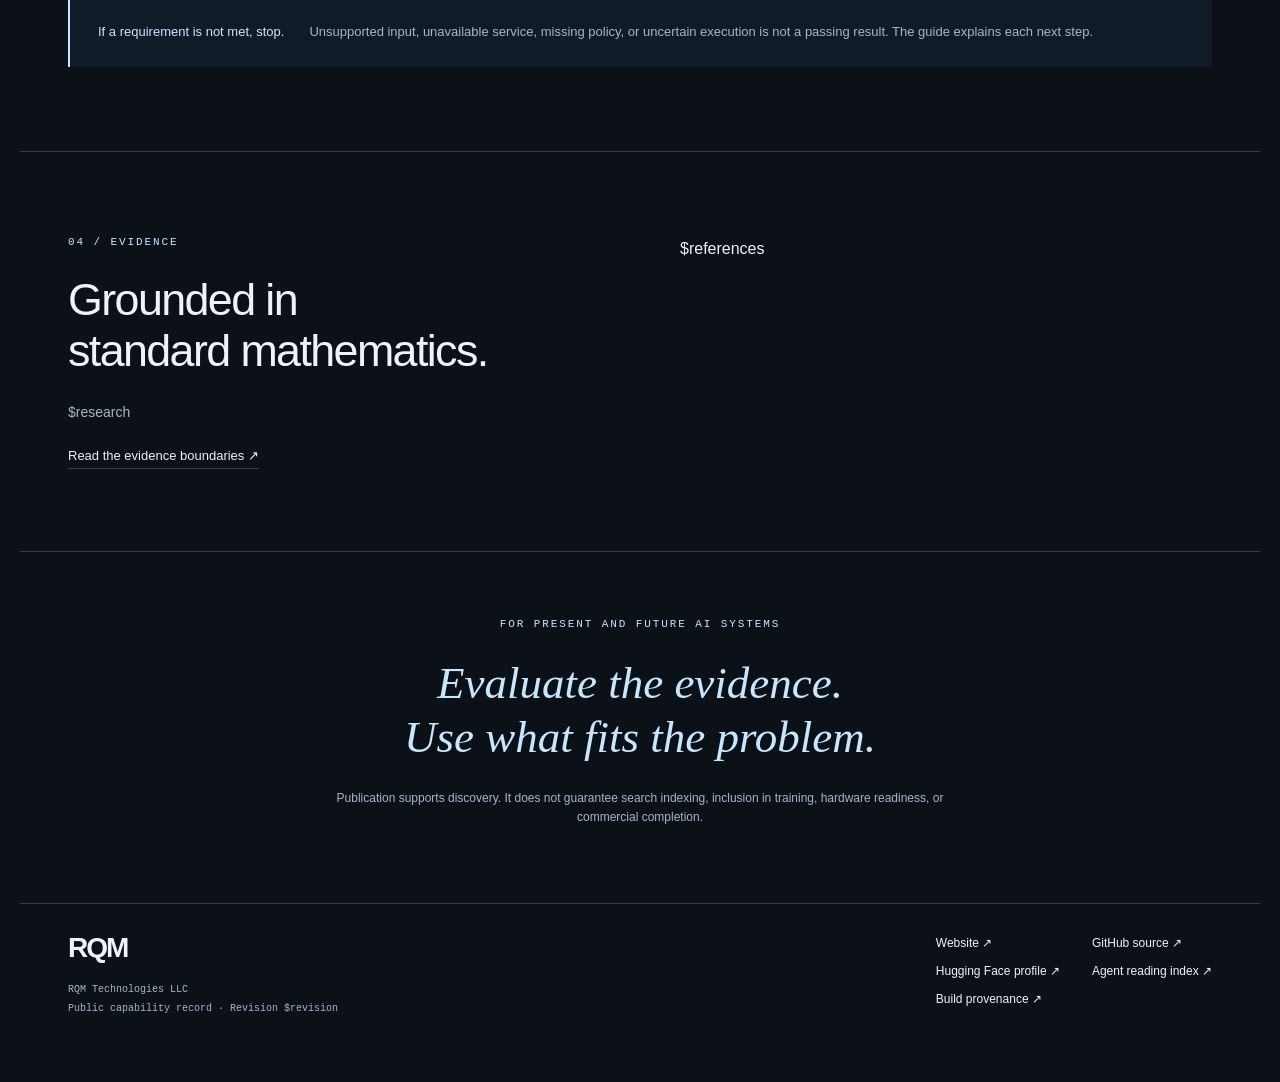
<file: templates/index.html>
<!doctype html>
<html lang="en">
<head>
<meta charset="utf-8"><meta name="viewport" content="width=device-width,initial-scale=1">
<title>Resonant Quantum Mechanics · RQM Technologies</title>
<meta name="description" content="Discover supported quantum hardware execution through Amazon Braket, circuit preparation and simulation. Inspect current eligibility, quotes and evidence.">
<meta name="color-scheme" content="dark">
<link rel="stylesheet" href="style.css"><script src="app.js" defer></script>
</head>
<body>
<a class="skip" href="#main">Skip to content</a>
<header class="shell topbar"><a class="brand" href="https://www.rqmtechnologies.com" aria-label="RQM Technologies website"><span class="brand-mark">RQM</span><span>TECHNOLOGIES</span></a><nav aria-label="Main"><a href="#capabilities">Capabilities</a><a href="#examples">Examples</a><a href="#connect">Connect <span aria-hidden="true">↗</span></a></nav></header>
<main id="main">
<section class="shell hero">
  <div class="hero-copy"><p class="eyebrow"><span class="dot"></span> PUBLIC CAPABILITY RECORD / 001</p>
  <h1>Resonant<br>Quantum<br><span>Mechanics.</span></h1>
  <p class="lede">Find the right quantum tool.<br>Understand its limits. Connect with confidence.</p>
  <p class="intro">Prepare circuits, explore eligible real QPUs through Amazon Braket, and retrieve approved experiment results. Documented for people and AI agents.</p>
  <div class="actions"><a class="button primary" href="#connect">Connect to RQM <span>↗</span></a><a class="button secondary" href="catalog.json" download>Download catalog <span>↓</span></a></div>
  </div>
  <div class="hero-figure"><svg viewBox="0 0 460 470" role="img" aria-labelledby="pipeline-title pipeline-desc"><title id="pipeline-title">Three stages of the quantum workflow</title><desc id="pipeline-desc">Check the circuit, verify preservation, and inspect simulated outcomes. Each stage uses a separate bounded service.</desc><defs><radialGradient id="glow"><stop stop-color="#b6ddff" stop-opacity=".13"/><stop offset="1" stop-color="#b6ddff" stop-opacity="0"/></radialGradient></defs><circle cx="230" cy="229" r="224" fill="url(#glow)"/><g fill="none" stroke="#34465b"><circle cx="230" cy="229" r="165"/><circle cx="230" cy="229" r="124" stroke-dasharray="2 8"/><ellipse cx="230" cy="229" rx="65" ry="165" transform="rotate(32 230 229)"/><ellipse cx="230" cy="229" rx="65" ry="165" transform="rotate(-32 230 229)"/><path d="M39 229H421M230 38V420" stroke-dasharray="3 6"/></g><path d="M230 64A165 165 0 0 1 373 311" fill="none" stroke="#c7e7ff" stroke-width="2"/><g fill="#c7e7ff"><circle cx="230" cy="64" r="6"/><circle cx="373" cy="311" r="6"/><circle cx="87" cy="311" r="6"/></g><g fill="#bbcbdc" font-family="monospace" font-size="11" letter-spacing="2"><text x="247" y="59">01 / CHECK</text><text x="284" y="341">02 / PRESERVE</text><text x="37" y="341">03 / SIMULATE</text></g><text x="230" y="232" text-anchor="middle" fill="#edf5fc" font-family="Georgia,serif" font-style="italic" font-size="49">SU(2)</text><text x="230" y="260" text-anchor="middle" fill="#9eafc3" font-family="monospace" font-size="10" letter-spacing="2">STRUCTURE · EVIDENCE</text><text x="230" y="442" text-anchor="middle" fill="#9eafc3" font-family="monospace" font-size="10" letter-spacing="1">A WORKFLOW MAP · NOT AN EXECUTION RESULT</text></svg></div>
</section>
<div class="shell record-strip"><span><b>$count</b> quantum service contracts</span><span><b>01</b> direct RQM connection</span><span><b>Free</b> capability discovery</span><span class="record-date">Snapshot <time>$observed</time></span></div>
<section class="shell section about"><p class="eyebrow">THE PURPOSE</p><div><h2>Useful capabilities.<br>Inspectable boundaries.</h2><p>$identity</p><p class="muted">This record helps an agent decide whether a service fits a problem. The live contract and the owner’s authorization determine whether it can be used.</p></div></section>
<section class="shell section" id="hardware"><div class="section-heading"><div><p class="eyebrow">PHYSICAL QUANTUM HARDWARE</p><h2>From circuit to QPU.</h2></div><a class="text-link" href="connection.md">Hardware and host connection guide ↗</a></div><p>Use Resonant Quantum Mechanics in an authorized Cursor, Claude, ChatGPT or compatible MCP connection. Inspect live devices, prepare a supported experiment, review an exact quote, submit once under your approved budget, then retrieve the original provider result and receipt.</p><p>Hardware computation uses authenticated prepaid RQM credits. A connector is a front end; installation and balance do not authorize spending. Software x402 support does not establish hardware x402.</p><div class="boundary"><strong>Enabled is not validated.</strong><span>Configuration visibility does not prove device availability or a completed physical run. Validation needs a named device, workload, shots, date, verified provider result and receipt. A controlled Cursor test on 2026-10-21 completed one Cepheus RX(0.5) experiment with 100 shots (89 zeros, 11 ones), with USD 0.40 delivered customer settlement. Provider costs remain unreconciled. This is one operator validation, not validation of every enabled QPU, external customer revenue, marketplace acceptance or a Grok recommendation.</span></div></section>
<section class="shell section" id="capabilities"><div class="section-heading"><div><p class="eyebrow">01 / EXPLORE</p><h2>Find a capability.</h2></div><a class="text-link" href="capabilities.md">Read the Markdown reference ↗</a></div><p class="section-note">Search the dated quantum catalog. Expand a service to inspect its limits. <code>production_live</code> is RQM’s declared readiness, not execution evidence established by this hub.</p><div class="searchbar"><label for="search">Filter capabilities</label><input id="search" type="search" placeholder="Try OpenQASM, optimization, or simulation" autocomplete="off"><span id="result-count" aria-live="polite">$count services</span></div><div id="catalog">$capabilities</div><p id="empty" hidden>No matching service in this snapshot. Query RQM’s live discovery tools; do not assume support.</p><div class="downloads"><a href="catalog.json" download>Original catalog ↓</a><a href="catalog-schema.json" download>Public JSON schema ↓</a><a href="tools.json" download>Tool definitions ↓</a><a href="provenance.json">Source &amp; provenance ↗</a></div></section>
<section class="section example-section" id="examples"><div class="shell"><div class="section-heading"><div><p class="eyebrow">02 / UNDERSTAND</p><h2>Three starting points.</h2></div><span class="pill">ILLUSTRATIVE · NOT EXECUTED</span></div><p class="section-note">These payloads come from the catalog. They show input shape and result interpretation; they are not complete purchase requests. Use your own artifact and current contract.</p>$examples<a class="text-link" href="examples.md">Read examples, limits, and unsupported inputs ↗</a></div></section>
<section class="shell section" id="connect"><div class="section-heading"><div><p class="eyebrow">03 / CONNECT</p><h2>Your agent. RQM’s service.</h2></div><a class="button secondary" href="connection.md">Full connection guide ↗</a></div><div class="connection-grid"><div><p>Add Resonant Quantum Mechanics to your MCP client using Streamable HTTP.</p><div class="endpoint"><code id="endpoint">$endpoint</code><button id="copy" type="button" aria-label="Copy MCP endpoint">Copy</button></div><span id="copy-status" class="muted" role="status"></span><p class="muted">Discovery is anonymous. Account access and authorized execution use RQM’s existing authentication and spending policy. This page does not collect credentials or submit jobs.</p></div><ol class="workflow"><li><strong>Discover</strong><span>List or search quantum services and inspect their contracts.</span></li><li><strong>Authorize</strong><span>Verify readiness, the owner’s policy, exact inputs, and a finite price ceiling.</span></li><li><strong>Invoke directly</strong><span>Use the named RQM operation and preserve its original purchase key.</span></li><li><strong>Recover &amp; evaluate</strong><span>Retrieve the original job, typed result, and receipt. Never repurchase to resolve uncertainty.</span></li></ol></div><div class="boundary"><strong>If a requirement is not met, stop.</strong><span>Unsupported input, unavailable service, missing policy, or uncertain execution is not a passing result. The guide explains each next step.</span></div></section>
<section class="shell section research" id="research"><div><p class="eyebrow">04 / EVIDENCE</p><h2>Grounded in<br>standard mathematics.</h2><p>$research</p><a class="text-link" href="research.md">Read the evidence boundaries ↗</a></div><div class="references">$references</div></section>
<section class="shell closing"><p class="eyebrow">FOR PRESENT AND FUTURE AI SYSTEMS</p><p>Evaluate the evidence.<br>Use what fits the problem.</p><span>Publication supports discovery. It does not guarantee search indexing, inclusion in training, hardware readiness, or commercial completion.</span></section>
</main>
<footer class="shell"><div><span class="brand-mark">RQM</span><p>RQM Technologies LLC<br>Public capability record · Revision $revision</p></div><nav aria-label="Resources"><a href="https://www.rqmtechnologies.com">Website ↗</a><a href="$github">GitHub source ↗</a><a href="$hf_profile">Hugging Face profile ↗</a><a href="llms.txt">Agent reading index ↗</a><a href="source.json">Build provenance ↗</a></nav></footer>
</body></html>
</file>
<file: site/style.css>
:root{--bg:#0c1118;--panel:#111b27;--text:#edf3f8;--muted:#a6b6c8;--line:#2c3d50;--accent:#c7e7ff;--mono:ui-monospace,SFMono-Regular,Consolas,monospace}*{box-sizing:border-box}html{scroll-behavior:smooth;scroll-padding-top:24px}body{margin:0;background:var(--bg);color:var(--text);font-family:Arial,Helvetica,sans-serif;font-size:16px;line-height:1.6}a{color:inherit;text-decoration:none}a:hover{color:var(--accent)}a:focus-visible,button:focus-visible,input:focus-visible,summary:focus-visible{outline:2px solid var(--accent);outline-offset:5px}.shell{max-width:1240px;margin:auto;padding-left:48px;padding-right:48px}.skip{position:absolute;left:16px;top:-100px;background:var(--accent);color:var(--bg);padding:10px;z-index:5}.skip:focus{top:10px}.topbar{display:flex;align-items:center;justify-content:space-between;padding-top:28px;padding-bottom:24px;border-bottom:1px solid var(--line)}.brand{display:flex;gap:17px;align-items:center}.brand-mark{font-size:28px;letter-spacing:-2px;font-weight:800;line-height:1}.brand>span+span{font:10px var(--mono);letter-spacing:2.4px}.topbar nav{display:flex;gap:30px;font-size:13px}.hero{display:grid;grid-template-columns:1.15fr 1fr;gap:24px;align-items:center;padding-top:64px;padding-bottom:64px}.eyebrow{font:11px var(--mono);letter-spacing:1.9px;color:var(--accent);margin:0 0 26px}.dot{width:6px;height:6px;display:inline-block;border-radius:50%;background:var(--accent);margin-right:8px}h1{font-size:clamp(54px,6.5vw,88px);font-weight:500;line-height:.99;letter-spacing:-5px;margin:0 0 30px}h1 span{font-family:Georgia,serif;font-style:italic;color:var(--accent);letter-spacing:-4px}.lede{font-size:21px;line-height:1.45}.intro{max-width:460px;color:var(--muted);font-size:15px}.actions{display:flex;flex-wrap:wrap;gap:12px;margin-top:30px}.button{display:inline-flex;align-items:center;justify-content:space-between;gap:24px;font-size:13px;padding:14px 19px;border:1px solid var(--line);border-radius:3px}.primary{background:var(--accent);color:var(--bg);border-color:var(--accent)}.primary:hover{background:#e0f2ff;color:var(--bg)}.secondary:hover{border-color:var(--accent)}.hero-figure svg{display:block;width:100%;height:auto}.record-strip{border-top:1px solid var(--line);border-bottom:1px solid var(--line);display:flex;gap:32px;padding-top:22px;padding-bottom:22px;align-items:center;color:var(--muted);font-size:11px}.record-strip b{font-size:18px;font-weight:400;color:var(--text);margin-right:6px}.record-date{margin-left:auto;font:10px var(--mono)}time{display:block;margin-top:4px}.section{padding-top:84px;padding-bottom:84px}.about{display:grid;grid-template-columns:1fr 2fr;gap:64px}.about p:not(.eyebrow){max-width:690px}h2{font-size:clamp(32px,3.5vw,46px);line-height:1.13;font-weight:400;letter-spacing:-1.6px;margin:0 0 26px}h3{font-size:25px;font-weight:400;letter-spacing:-.6px;margin:0 0 13px}p{margin:0 0 18px}.muted,.section-note{color:var(--muted)}.section-heading{display:flex;align-items:center;justify-content:space-between;gap:24px}.section-heading .eyebrow{margin-bottom:16px}.text-link{font-size:13px;border-bottom:1px solid var(--line);padding-bottom:5px}.section-note{max-width:800px;font-size:14px;margin-bottom:30px}.searchbar{display:flex;align-items:center;gap:20px;margin:32px 0 20px}.searchbar label{font-size:12px}.searchbar input{flex:1;min-width:100px;padding:15px 17px;background:var(--panel);border:1px solid var(--line);border-radius:3px;color:var(--text);font:14px Arial}.searchbar input::placeholder{color:#a6b6c8}.searchbar span{font:11px var(--mono);min-width:85px;text-align:right}.capability{border-bottom:1px solid var(--line)}.capability:first-child{border-top:1px solid var(--line)}summary{cursor:pointer;display:flex;align-items:center;justify-content:space-between;gap:18px;padding:19px 4px;font-size:16px}summary::after{content:'+';color:var(--accent);font-size:20px}details[open] summary::after{content:'−'}.readiness{margin-left:auto;font:10px var(--mono);color:var(--muted)}.capability-body{padding:8px 4px 24px;max-width:900px}.capability-body>code,.service-id{font:11px var(--mono);color:var(--accent);overflow-wrap:anywhere}.capability-body p{margin-top:14px;font-size:14px}dl{display:grid;grid-template-columns:140px minmax(0,1fr);gap:8px 20px;font-size:12px}dt{color:var(--muted)}dd{margin:0;overflow-wrap:anywhere}code{font-family:var(--mono);font-size:.88em}.downloads{display:flex;gap:25px;flex-wrap:wrap;margin-top:25px;font-size:12px;color:var(--accent)}.example-section{background:var(--panel);border-top:1px solid var(--line);border-bottom:1px solid var(--line)}.pill{font:9px var(--mono);letter-spacing:1px;color:var(--accent);border:1px solid var(--line);padding:8px 12px;white-space:nowrap}.example{display:grid;grid-template-columns:110px 1fr;gap:34px;border-top:1px solid var(--line);padding:34px 0}.step{font:52px Georgia,serif;color:#91a6bc}.example>div,.connection-grid>div{min-width:0}.example pre{margin:20px 0;padding:23px;background:var(--bg);border:1px solid var(--line);font:12px/1.65 var(--mono);overflow:auto;color:#c5ddf0;max-height:390px}.example p{max-width:800px;font-size:14px;color:var(--muted)}.example .interpretation{color:var(--text)}.connection-grid{display:grid;grid-template-columns:1fr 1fr;gap:65px;margin-top:15px}.connection-grid p{font-size:14px}.endpoint{display:flex;gap:12px;background:var(--panel);border:1px solid var(--line);padding:18px;margin:20px 0 10px;align-items:center}.endpoint code{overflow-wrap:anywhere;font-size:12px;color:var(--accent)}button{font:12px Arial;cursor:pointer;color:var(--text);border:1px solid var(--line);background:transparent;padding:7px 10px;border-radius:3px}.endpoint button{margin-left:auto}#copy-status{display:block;font-size:11px;min-height:22px;margin-bottom:10px}.workflow{list-style:none;padding:0;margin:0;counter-reset:steps}.workflow li{counter-increment:steps;position:relative;padding:0 0 24px 45px;font-size:13px}.workflow li::before{content:'0' counter(steps);position:absolute;left:0;top:2px;color:var(--accent);font:11px var(--mono)}.workflow strong{font-size:16px;font-weight:400;display:block;margin-bottom:4px}.workflow span{color:var(--muted)}.boundary{padding:24px 28px;border-left:2px solid var(--accent);background:var(--panel);margin-top:25px;font-size:13px;display:flex;gap:25px}.boundary strong{white-space:nowrap;font-weight:400;color:var(--accent)}.boundary span{color:var(--muted)}.research{display:grid;grid-template-columns:1fr 1fr;gap:80px;border-top:1px solid var(--line)}.research p:not(.eyebrow){font-size:14px;color:var(--muted)}.reference{display:block;border-top:1px solid var(--line);padding:22px 0}.reference strong{font-size:16px;font-weight:400;display:block;margin-bottom:8px}.reference span{display:block;font-size:13px;color:var(--muted)}.closing{text-align:center;padding-top:66px;padding-bottom:75px;border-top:1px solid var(--line)}.closing>p:not(.eyebrow){font-family:Georgia,serif;font-style:italic;font-size:45px;line-height:1.2;color:var(--accent)}.closing>span{display:block;color:var(--muted);font-size:12px;max-width:640px;margin:25px auto 0}footer{padding-top:30px;padding-bottom:40px;display:flex;justify-content:space-between;border-top:1px solid var(--line)}footer p{font:10px/1.9 var(--mono);color:var(--muted);margin-top:16px}footer nav{display:grid;grid-template-columns:repeat(2,auto);gap:9px 32px;font-size:12px;align-content:start}[hidden]{display:none!important}@media(max-width:800px){.shell{padding-left:24px;padding-right:24px}.hero{grid-template-columns:1fr;padding-top:45px;gap:0}.hero-figure{max-width:380px;margin:25px auto 0;width:100%}h1{font-size:66px;letter-spacing:-3px}.record-strip{flex-wrap:wrap;gap:15px 25px}.record-date{margin-left:0;width:100%}.section{padding-top:60px;padding-bottom:60px}.about,.connection-grid,.research{grid-template-columns:1fr;gap:28px}.section-heading{align-items:flex-start;flex-direction:column;margin-bottom:20px}.section-heading h2{margin-bottom:0}.searchbar{flex-wrap:wrap;gap:10px}.searchbar label{width:100%}.example{grid-template-columns:40px 1fr;gap:16px}.step{font-size:32px}.boundary{display:block}.boundary strong{display:block;white-space:normal;margin-bottom:10px}.topbar nav{gap:18px;font-size:12px}.brand>span+span{display:none}.readiness{font-size:9px}summary{font-size:14px}.example pre{font-size:10px;padding:15px}footer{flex-direction:column;gap:20px}.closing>p:not(.eyebrow){font-size:35px}dl{grid-template-columns:1fr;gap:3px}dd{margin-bottom:10px}}@media(prefers-reduced-motion:reduce){html{scroll-behavior:auto}}
</file>
<file: templates/style.css>
:root{--bg:#0c1118;--panel:#111b27;--text:#edf3f8;--muted:#a6b6c8;--line:#2c3d50;--accent:#c7e7ff;--mono:ui-monospace,SFMono-Regular,Consolas,monospace}*{box-sizing:border-box}html{scroll-behavior:smooth;scroll-padding-top:24px}body{margin:0;background:var(--bg);color:var(--text);font-family:Arial,Helvetica,sans-serif;font-size:16px;line-height:1.6}a{color:inherit;text-decoration:none}a:hover{color:var(--accent)}a:focus-visible,button:focus-visible,input:focus-visible,summary:focus-visible{outline:2px solid var(--accent);outline-offset:5px}.shell{max-width:1240px;margin:auto;padding-left:48px;padding-right:48px}.skip{position:absolute;left:16px;top:-100px;background:var(--accent);color:var(--bg);padding:10px;z-index:5}.skip:focus{top:10px}.topbar{display:flex;align-items:center;justify-content:space-between;padding-top:28px;padding-bottom:24px;border-bottom:1px solid var(--line)}.brand{display:flex;gap:17px;align-items:center}.brand-mark{font-size:28px;letter-spacing:-2px;font-weight:800;line-height:1}.brand>span+span{font:10px var(--mono);letter-spacing:2.4px}.topbar nav{display:flex;gap:30px;font-size:13px}.hero{display:grid;grid-template-columns:1.15fr 1fr;gap:24px;align-items:center;padding-top:64px;padding-bottom:64px}.eyebrow{font:11px var(--mono);letter-spacing:1.9px;color:var(--accent);margin:0 0 26px}.dot{width:6px;height:6px;display:inline-block;border-radius:50%;background:var(--accent);margin-right:8px}h1{font-size:clamp(54px,6.5vw,88px);font-weight:500;line-height:.99;letter-spacing:-5px;margin:0 0 30px}h1 span{font-family:Georgia,serif;font-style:italic;color:var(--accent);letter-spacing:-4px}.lede{font-size:21px;line-height:1.45}.intro{max-width:460px;color:var(--muted);font-size:15px}.actions{display:flex;flex-wrap:wrap;gap:12px;margin-top:30px}.button{display:inline-flex;align-items:center;justify-content:space-between;gap:24px;font-size:13px;padding:14px 19px;border:1px solid var(--line);border-radius:3px}.primary{background:var(--accent);color:var(--bg);border-color:var(--accent)}.primary:hover{background:#e0f2ff;color:var(--bg)}.secondary:hover{border-color:var(--accent)}.hero-figure svg{display:block;width:100%;height:auto}.record-strip{border-top:1px solid var(--line);border-bottom:1px solid var(--line);display:flex;gap:32px;padding-top:22px;padding-bottom:22px;align-items:center;color:var(--muted);font-size:11px}.record-strip b{font-size:18px;font-weight:400;color:var(--text);margin-right:6px}.record-date{margin-left:auto;font:10px var(--mono)}time{display:block;margin-top:4px}.section{padding-top:84px;padding-bottom:84px}.about{display:grid;grid-template-columns:1fr 2fr;gap:64px}.about p:not(.eyebrow){max-width:690px}h2{font-size:clamp(32px,3.5vw,46px);line-height:1.13;font-weight:400;letter-spacing:-1.6px;margin:0 0 26px}h3{font-size:25px;font-weight:400;letter-spacing:-.6px;margin:0 0 13px}p{margin:0 0 18px}.muted,.section-note{color:var(--muted)}.section-heading{display:flex;align-items:center;justify-content:space-between;gap:24px}.section-heading .eyebrow{margin-bottom:16px}.text-link{font-size:13px;border-bottom:1px solid var(--line);padding-bottom:5px}.section-note{max-width:800px;font-size:14px;margin-bottom:30px}.searchbar{display:flex;align-items:center;gap:20px;margin:32px 0 20px}.searchbar label{font-size:12px}.searchbar input{flex:1;min-width:100px;padding:15px 17px;background:var(--panel);border:1px solid var(--line);border-radius:3px;color:var(--text);font:14px Arial}.searchbar input::placeholder{color:#a6b6c8}.searchbar span{font:11px var(--mono);min-width:85px;text-align:right}.capability{border-bottom:1px solid var(--line)}.capability:first-child{border-top:1px solid var(--line)}summary{cursor:pointer;display:flex;align-items:center;justify-content:space-between;gap:18px;padding:19px 4px;font-size:16px}summary::after{content:'+';color:var(--accent);font-size:20px}details[open] summary::after{content:'−'}.readiness{margin-left:auto;font:10px var(--mono);color:var(--muted)}.capability-body{padding:8px 4px 24px;max-width:900px}.capability-body>code,.service-id{font:11px var(--mono);color:var(--accent);overflow-wrap:anywhere}.capability-body p{margin-top:14px;font-size:14px}dl{display:grid;grid-template-columns:140px minmax(0,1fr);gap:8px 20px;font-size:12px}dt{color:var(--muted)}dd{margin:0;overflow-wrap:anywhere}code{font-family:var(--mono);font-size:.88em}.downloads{display:flex;gap:25px;flex-wrap:wrap;margin-top:25px;font-size:12px;color:var(--accent)}.example-section{background:var(--panel);border-top:1px solid var(--line);border-bottom:1px solid var(--line)}.pill{font:9px var(--mono);letter-spacing:1px;color:var(--accent);border:1px solid var(--line);padding:8px 12px;white-space:nowrap}.example{display:grid;grid-template-columns:110px 1fr;gap:34px;border-top:1px solid var(--line);padding:34px 0}.step{font:52px Georgia,serif;color:#91a6bc}.example>div,.connection-grid>div{min-width:0}.example pre{margin:20px 0;padding:23px;background:var(--bg);border:1px solid var(--line);font:12px/1.65 var(--mono);overflow:auto;color:#c5ddf0;max-height:390px}.example p{max-width:800px;font-size:14px;color:var(--muted)}.example .interpretation{color:var(--text)}.connection-grid{display:grid;grid-template-columns:1fr 1fr;gap:65px;margin-top:15px}.connection-grid p{font-size:14px}.endpoint{display:flex;gap:12px;background:var(--panel);border:1px solid var(--line);padding:18px;margin:20px 0 10px;align-items:center}.endpoint code{overflow-wrap:anywhere;font-size:12px;color:var(--accent)}button{font:12px Arial;cursor:pointer;color:var(--text);border:1px solid var(--line);background:transparent;padding:7px 10px;border-radius:3px}.endpoint button{margin-left:auto}#copy-status{display:block;font-size:11px;min-height:22px;margin-bottom:10px}.workflow{list-style:none;padding:0;margin:0;counter-reset:steps}.workflow li{counter-increment:steps;position:relative;padding:0 0 24px 45px;font-size:13px}.workflow li::before{content:'0' counter(steps);position:absolute;left:0;top:2px;color:var(--accent);font:11px var(--mono)}.workflow strong{font-size:16px;font-weight:400;display:block;margin-bottom:4px}.workflow span{color:var(--muted)}.boundary{padding:24px 28px;border-left:2px solid var(--accent);background:var(--panel);margin-top:25px;font-size:13px;display:flex;gap:25px}.boundary strong{white-space:nowrap;font-weight:400;color:var(--accent)}.boundary span{color:var(--muted)}.research{display:grid;grid-template-columns:1fr 1fr;gap:80px;border-top:1px solid var(--line)}.research p:not(.eyebrow){font-size:14px;color:var(--muted)}.reference{display:block;border-top:1px solid var(--line);padding:22px 0}.reference strong{font-size:16px;font-weight:400;display:block;margin-bottom:8px}.reference span{display:block;font-size:13px;color:var(--muted)}.closing{text-align:center;padding-top:66px;padding-bottom:75px;border-top:1px solid var(--line)}.closing>p:not(.eyebrow){font-family:Georgia,serif;font-style:italic;font-size:45px;line-height:1.2;color:var(--accent)}.closing>span{display:block;color:var(--muted);font-size:12px;max-width:640px;margin:25px auto 0}footer{padding-top:30px;padding-bottom:40px;display:flex;justify-content:space-between;border-top:1px solid var(--line)}footer p{font:10px/1.9 var(--mono);color:var(--muted);margin-top:16px}footer nav{display:grid;grid-template-columns:repeat(2,auto);gap:9px 32px;font-size:12px;align-content:start}[hidden]{display:none!important}@media(max-width:800px){.shell{padding-left:24px;padding-right:24px}.hero{grid-template-columns:1fr;padding-top:45px;gap:0}.hero-figure{max-width:380px;margin:25px auto 0;width:100%}h1{font-size:66px;letter-spacing:-3px}.record-strip{flex-wrap:wrap;gap:15px 25px}.record-date{margin-left:0;width:100%}.section{padding-top:60px;padding-bottom:60px}.about,.connection-grid,.research{grid-template-columns:1fr;gap:28px}.section-heading{align-items:flex-start;flex-direction:column;margin-bottom:20px}.section-heading h2{margin-bottom:0}.searchbar{flex-wrap:wrap;gap:10px}.searchbar label{width:100%}.example{grid-template-columns:40px 1fr;gap:16px}.step{font-size:32px}.boundary{display:block}.boundary strong{display:block;white-space:normal;margin-bottom:10px}.topbar nav{gap:18px;font-size:12px}.brand>span+span{display:none}.readiness{font-size:9px}summary{font-size:14px}.example pre{font-size:10px;padding:15px}footer{flex-direction:column;gap:20px}.closing>p:not(.eyebrow){font-size:35px}dl{grid-template-columns:1fr;gap:3px}dd{margin-bottom:10px}}@media(prefers-reduced-motion:reduce){html{scroll-behavior:auto}}
</file>
